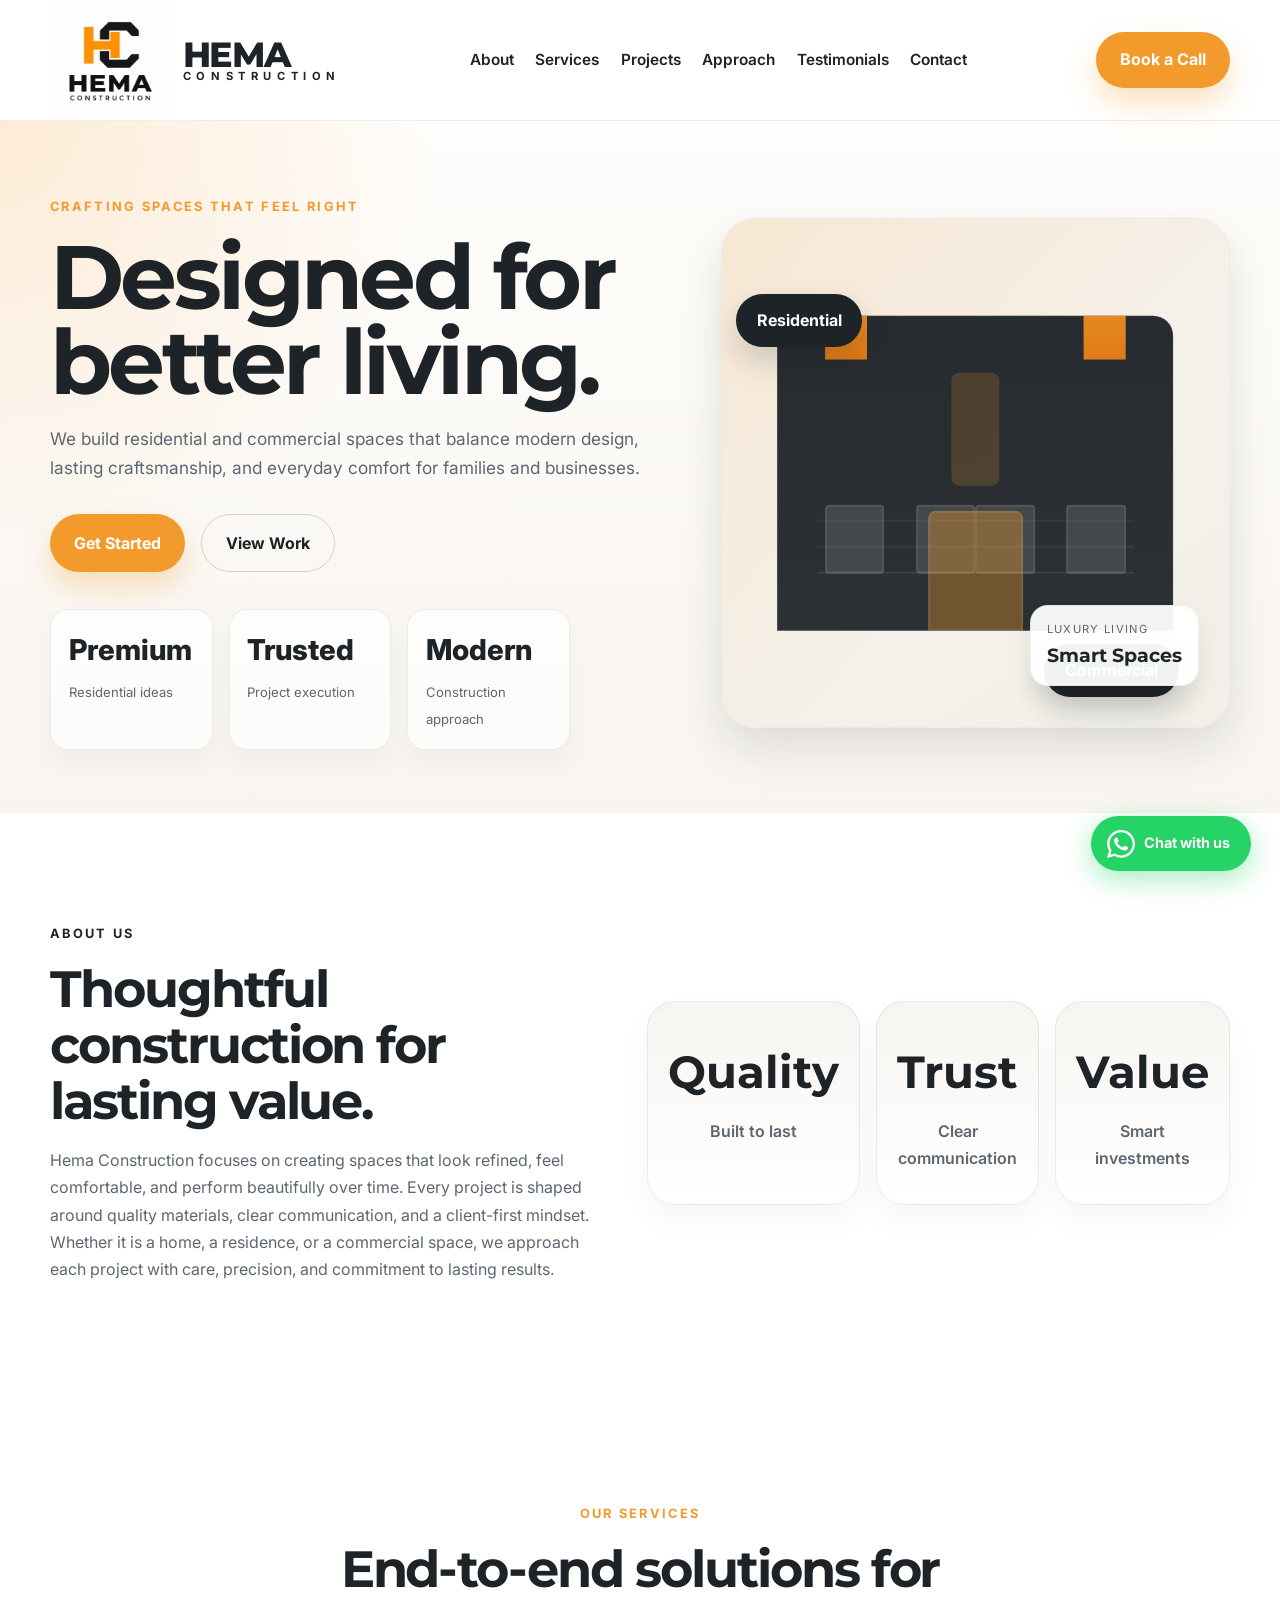
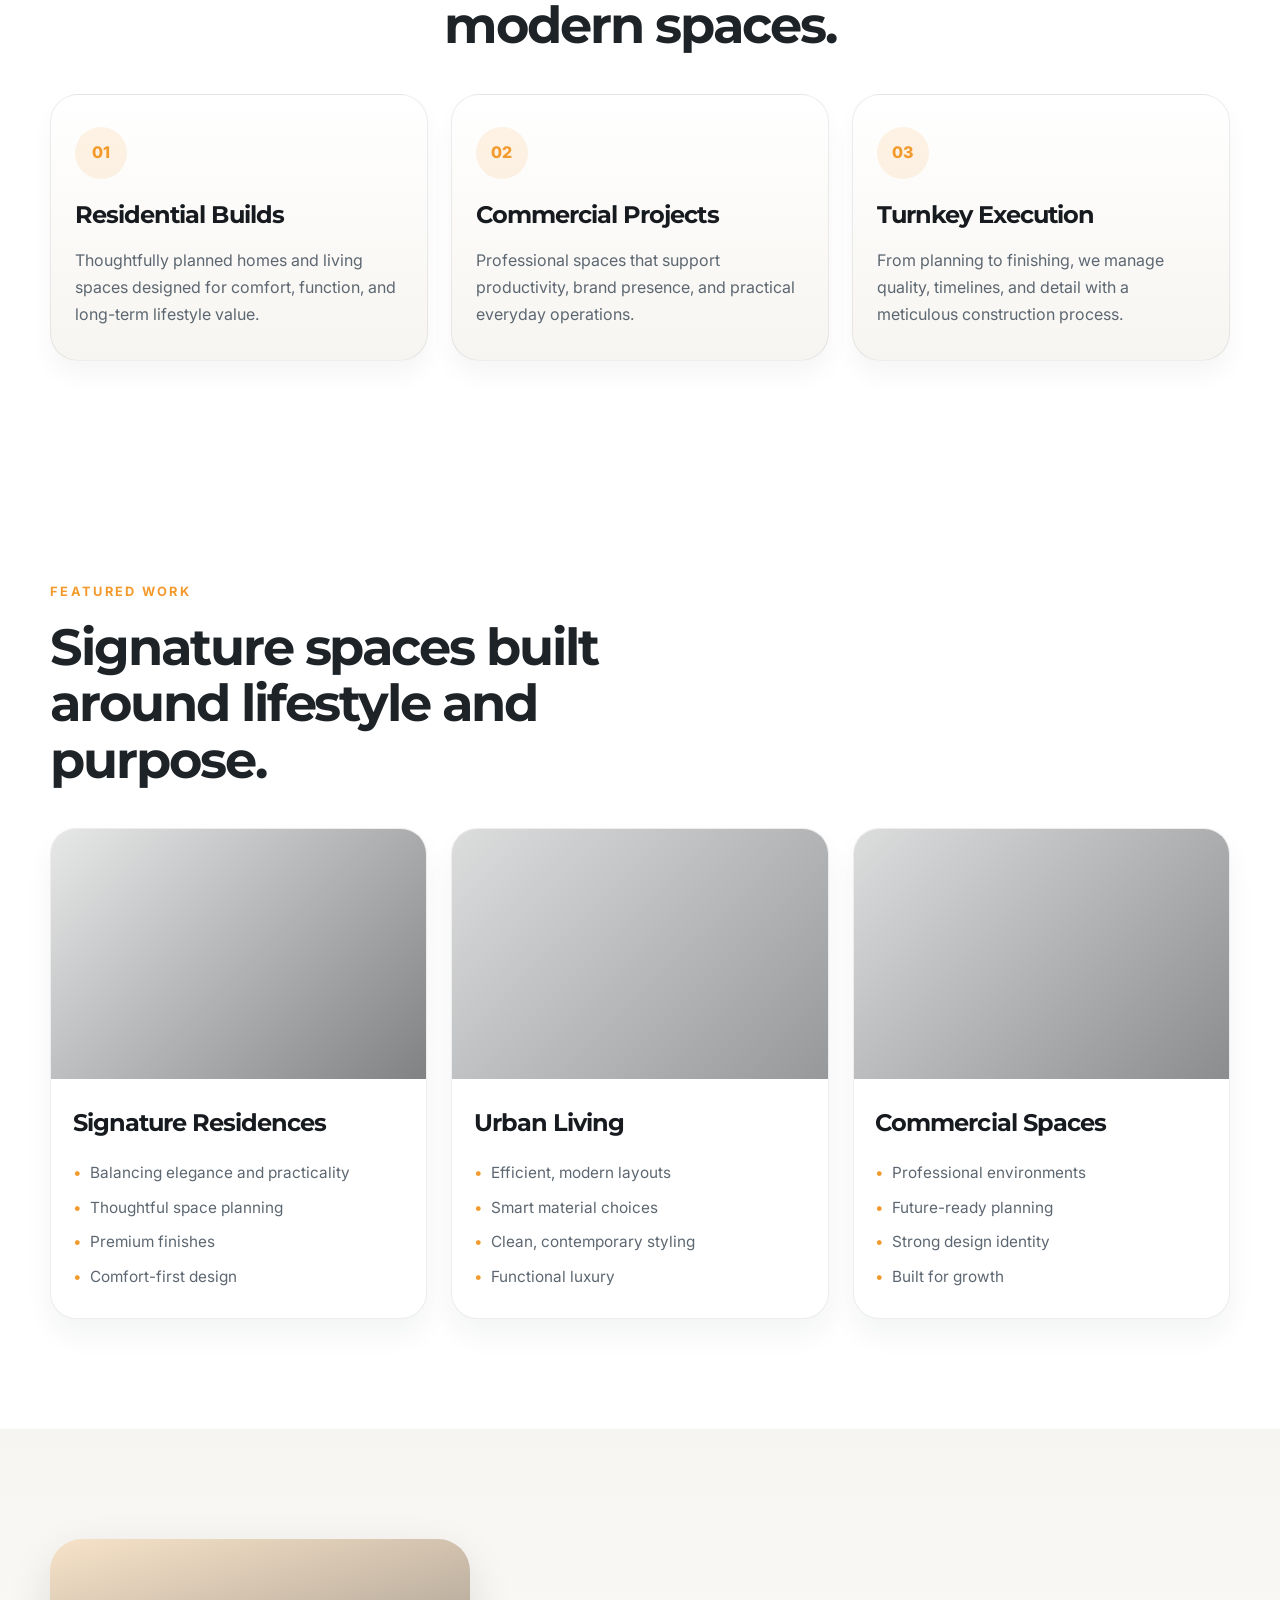
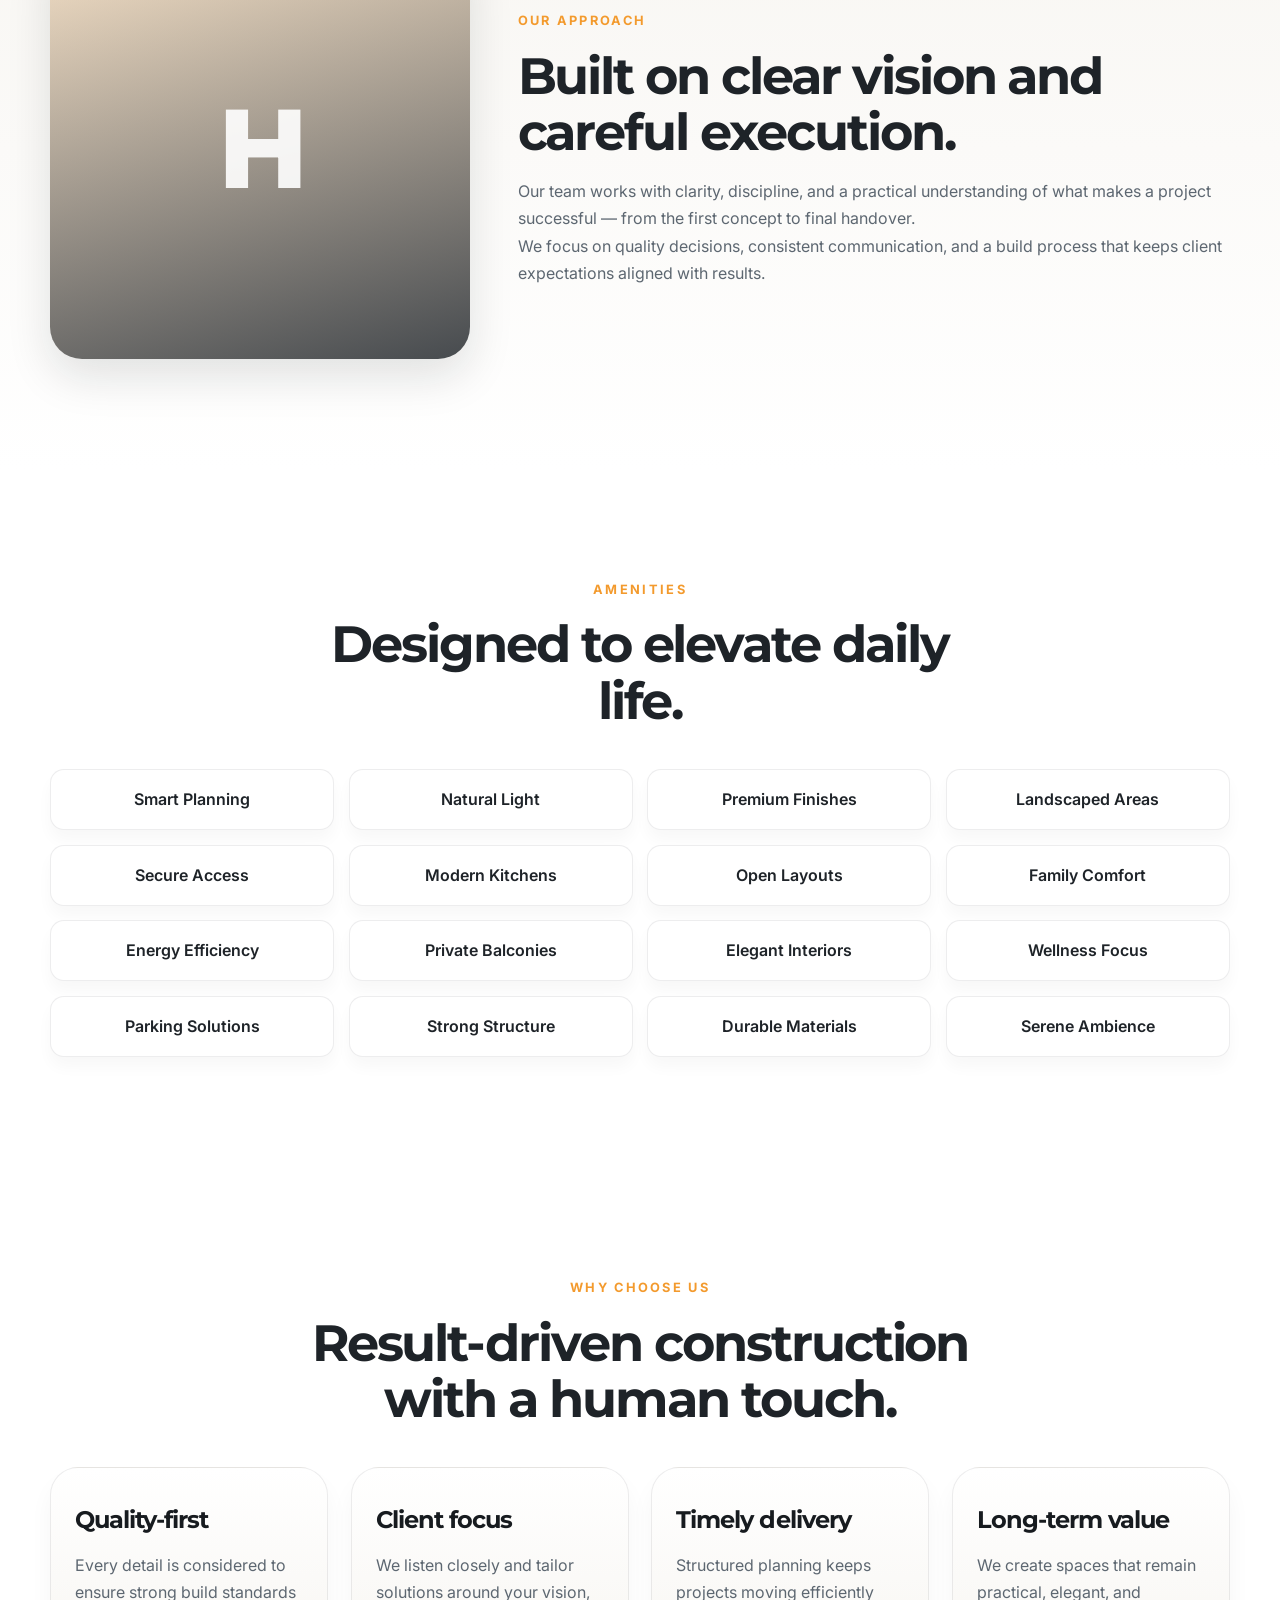
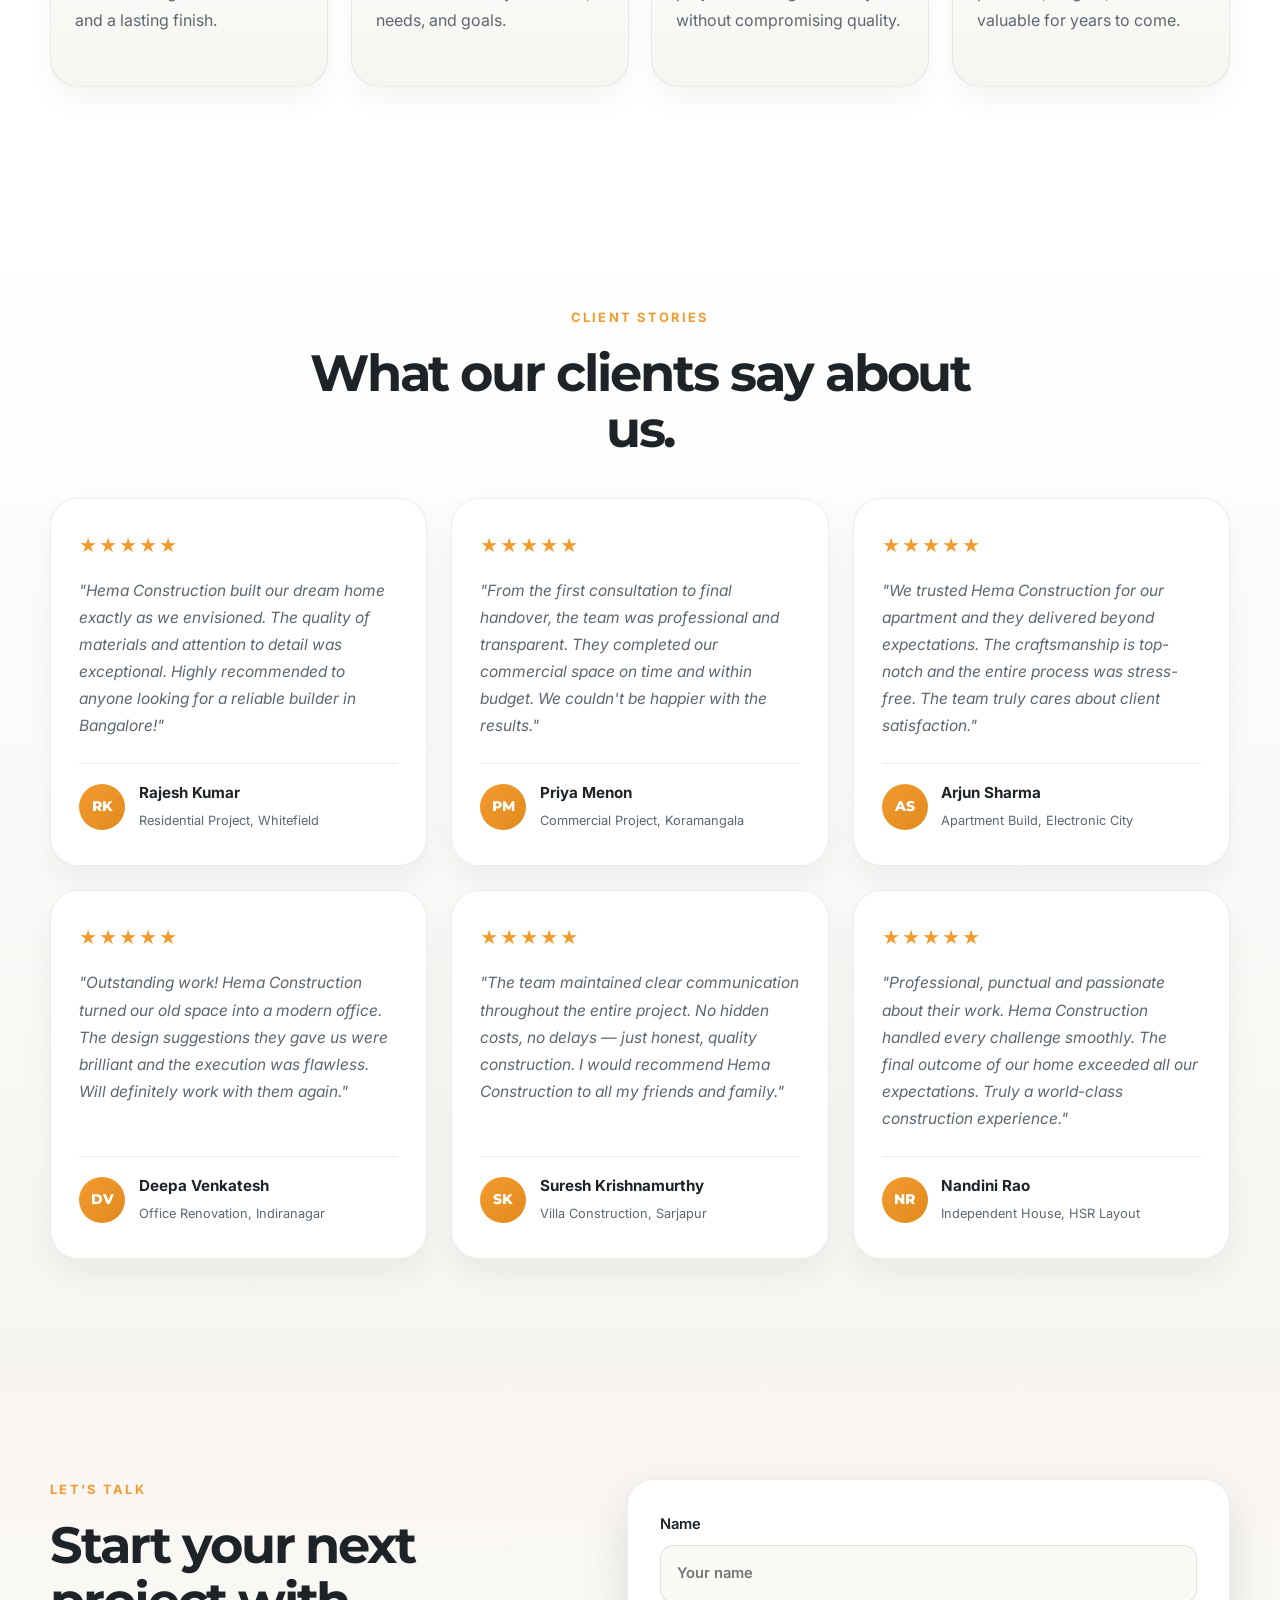
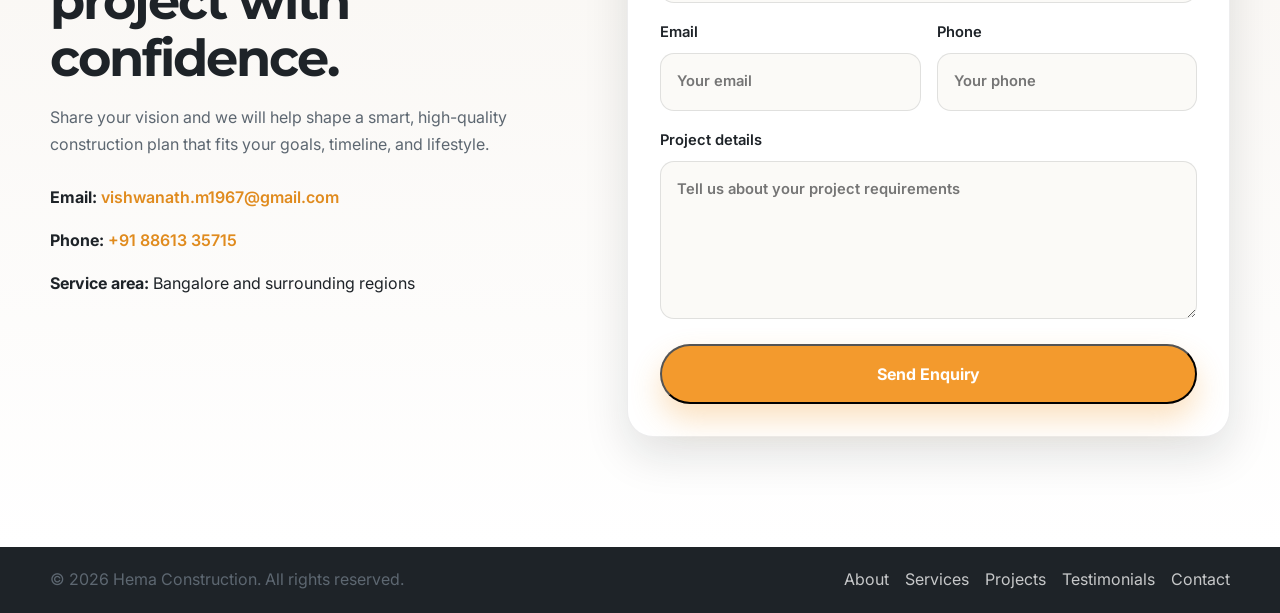
<file: index.html>
<!DOCTYPE html>
<html lang="en">
  <head>
    <meta charset="UTF-8" />
    <meta name="viewport" content="width=device-width, initial-scale=1.0" />
    <meta name="description" content="Hema Construction delivers premium residential and commercial spaces across Bangalore with quality, trust, and customer-first craftsmanship." />
    <meta name="keywords" content="Hema Construction, Bangalore construction, residential homes Bangalore, commercial spaces Bangalore, luxury homes Bangalore, construction company" />
    <meta name="author" content="Hema Construction" />
    <meta property="og:title" content="Hema Construction | Premium Homes &amp; Developments" />
    <meta property="og:description" content="Hema Construction delivers premium residential and commercial spaces across Bangalore with quality, trust, and customer-first craftsmanship." />
    <meta property="og:url" content="https://hemaconstructions.in" />
    <meta property="og:type" content="website" />
    <meta name="twitter:card" content="summary_large_image" />
    <title>Hema Construction | Premium Homes &amp; Developments</title>
    <link rel="icon" type="image/svg+xml" href="favicon.svg" />
    <link rel="preconnect" href="https://fonts.googleapis.com" />
    <link rel="preconnect" href="https://fonts.gstatic.com" crossorigin />
    <link href="https://fonts.googleapis.com/css2?family=Montserrat:wght@400;500;600;700;800;900&family=Inter:wght@400;500;600;700;800&display=swap" rel="stylesheet" />
    <link rel="stylesheet" href="styles.css" />
  </head>
  <body>
    <header class="site-header">
      <div class="container nav-wrap">
        <a href="#home" class="brand" aria-label="Hema Construction home">
          <img src="Assets/logo.jpeg" alt="Hema Construction logo" class="brand-logo" />
          <div class="brand-text">
            <span class="brand-name">HEMA</span>
            <span class="brand-tag">CONSTRUCTION</span>
          </div>
        </a>

        <button class="nav-toggle" aria-expanded="false" aria-label="Open menu">
          <span></span>
          <span></span>
          <span></span>
        </button>

        <nav class="main-nav" aria-label="Main navigation">
          <a href="#about">About</a>
          <a href="#services">Services</a>
          <a href="#projects">Projects</a>
          <a href="#approach">Approach</a>
          <a href="#testimonials">Testimonials</a>
          <a href="#contact">Contact</a>
        </nav>

        <a href="#contact" class="btn btn-primary nav-cta">Book a Call</a>
      </div>
    </header>

    <main>
      <!-- Hero -->
      <section class="hero" id="home">
        <div class="container hero-wrap">
          <div class="hero-copy">
            <p class="eyebrow">Crafting spaces that feel right</p>
            <h1>Designed for better living.</h1>
            <p class="lead">We build residential and commercial spaces that balance modern design, lasting craftsmanship, and everyday comfort for families and businesses.</p>
            <div class="cta-row">
              <a href="#contact" class="btn btn-primary">Get Started</a>
              <a href="#projects" class="btn btn-secondary">View Work</a>
            </div>
            <ul class="hero-stats" aria-label="Company highlights">
              <li><strong>Premium</strong><span>Residential ideas</span></li>
              <li><strong>Trusted</strong><span>Project execution</span></li>
              <li><strong>Modern</strong><span>Construction approach</span></li>
            </ul>
          </div>

          <div class="hero-visual" aria-label="Construction project concept illustration">
            <div class="visual-card main-card">
              <div class="building-graphic">
                <span class="roof"></span>
                <span class="window window-1"></span>
                <span class="window window-2"></span>
                <span class="window window-3"></span>
                <span class="window window-4"></span>
                <span class="door"></span>
              </div>
              <div class="floating-badge">
                <span class="badge-label">Luxury living</span>
                <strong>Smart Spaces</strong>
              </div>
            </div>
            <div class="mini-card mini-card-top">Residential</div>
            <div class="mini-card mini-card-bottom">Commercial</div>
          </div>
        </div>
      </section>

      <!-- About -->
      <section class="section about" id="about">
        <div class="container section-grid about-grid">
          <div class="section-copy">
            <p class="eyebrow text-dark">About us</p>
            <h2>Thoughtful construction for lasting value.</h2>
            <p>Hema Construction focuses on creating spaces that look refined, feel comfortable, and perform beautifully over time. Every project is shaped around quality materials, clear communication, and a client-first mindset.</p>
            <p>Whether it is a home, a residence, or a commercial space, we approach each project with care, precision, and commitment to lasting results.</p>
          </div>
          <div class="feature-panel">
            <div class="feature-box"><strong>Quality</strong><span>Built to last</span></div>
            <div class="feature-box"><strong>Trust</strong><span>Clear communication</span></div>
            <div class="feature-box"><strong>Value</strong><span>Smart investments</span></div>
          </div>
        </div>
      </section>

      <!-- Services -->
      <section class="section services" id="services">
        <div class="container">
          <div class="section-heading center">
            <p class="eyebrow">Our services</p>
            <h2>End-to-end solutions for modern spaces.</h2>
          </div>
          <div class="card-grid three-col">
            <article class="info-card">
              <div class="icon-wrap">01</div>
              <h3>Residential Builds</h3>
              <p>Thoughtfully planned homes and living spaces designed for comfort, function, and long-term lifestyle value.</p>
            </article>
            <article class="info-card">
              <div class="icon-wrap">02</div>
              <h3>Commercial Projects</h3>
              <p>Professional spaces that support productivity, brand presence, and practical everyday operations.</p>
            </article>
            <article class="info-card">
              <div class="icon-wrap">03</div>
              <h3>Turnkey Execution</h3>
              <p>From planning to finishing, we manage quality, timelines, and detail with a meticulous construction process.</p>
            </article>
          </div>
        </div>
      </section>

      <!-- Projects -->
      <section class="section projects" id="projects">
        <div class="container">
          <div class="section-heading">
            <p class="eyebrow">Featured work</p>
            <h2>Signature spaces built around lifestyle and purpose.</h2>
          </div>
          <div class="project-grid">
            <article class="project-card">
              <div class="project-image project-one"></div>
              <div class="project-body">
                <h3>Signature Residences</h3>
                <ul>
                  <li>Balancing elegance and practicality</li>
                  <li>Thoughtful space planning</li>
                  <li>Premium finishes</li>
                  <li>Comfort-first design</li>
                </ul>
              </div>
            </article>
            <article class="project-card">
              <div class="project-image project-two"></div>
              <div class="project-body">
                <h3>Urban Living</h3>
                <ul>
                  <li>Efficient, modern layouts</li>
                  <li>Smart material choices</li>
                  <li>Clean, contemporary styling</li>
                  <li>Functional luxury</li>
                </ul>
              </div>
            </article>
            <article class="project-card">
              <div class="project-image project-three"></div>
              <div class="project-body">
                <h3>Commercial Spaces</h3>
                <ul>
                  <li>Professional environments</li>
                  <li>Future-ready planning</li>
                  <li>Strong design identity</li>
                  <li>Built for growth</li>
                </ul>
              </div>
            </article>
          </div>
        </div>
      </section>

      <!-- Approach -->
      <section class="section founder" id="approach">
        <div class="container founder-wrap">
          <div class="founder-image">
            <div class="portrait"><span>H</span></div>
          </div>
          <div class="founder-copy">
            <p class="eyebrow">Our approach</p>
            <h2>Built on clear vision and careful execution.</h2>
            <p>Our team works with clarity, discipline, and a practical understanding of what makes a project successful — from the first concept to final handover.</p>
            <p>We focus on quality decisions, consistent communication, and a build process that keeps client expectations aligned with results.</p>
          </div>
        </div>
      </section>

      <!-- Amenities -->
      <section class="section amenities" id="amenities">
        <div class="container">
          <div class="section-heading center">
            <p class="eyebrow">Amenities</p>
            <h2>Designed to elevate daily life.</h2>
          </div>
          <div class="amenity-grid">
            <span>Smart Planning</span>
            <span>Natural Light</span>
            <span>Premium Finishes</span>
            <span>Landscaped Areas</span>
            <span>Secure Access</span>
            <span>Modern Kitchens</span>
            <span>Open Layouts</span>
            <span>Family Comfort</span>
            <span>Energy Efficiency</span>
            <span>Private Balconies</span>
            <span>Elegant Interiors</span>
            <span>Wellness Focus</span>
            <span>Parking Solutions</span>
            <span>Strong Structure</span>
            <span>Durable Materials</span>
            <span>Serene Ambience</span>
          </div>
        </div>
      </section>

      <!-- Why Choose Us -->
      <section class="section mission">
        <div class="container">
          <div class="section-heading center">
            <p class="eyebrow">Why choose us</p>
            <h2>Result-driven construction with a human touch.</h2>
          </div>
          <div class="card-grid four-col">
            <article class="info-card mission-card">
              <h3>Quality-first</h3>
              <p>Every detail is considered to ensure strong build standards and a lasting finish.</p>
            </article>
            <article class="info-card mission-card">
              <h3>Client focus</h3>
              <p>We listen closely and tailor solutions around your vision, needs, and goals.</p>
            </article>
            <article class="info-card mission-card">
              <h3>Timely delivery</h3>
              <p>Structured planning keeps projects moving efficiently without compromising quality.</p>
            </article>
            <article class="info-card mission-card">
              <h3>Long-term value</h3>
              <p>We create spaces that remain practical, elegant, and valuable for years to come.</p>
            </article>
          </div>
        </div>
      </section>

      <!-- Testimonials -->
      <section class="section testimonials" id="testimonials">
        <div class="container">
          <div class="section-heading center">
            <p class="eyebrow">Client Stories</p>
            <h2>What our clients say about us.</h2>
          </div>
          <div class="testimonial-grid">

            <article class="testimonial-card">
              <div class="stars">★★★★★</div>
              <p class="testimonial-text">"Hema Construction built our dream home exactly as we envisioned. The quality of materials and attention to detail was exceptional. Highly recommended to anyone looking for a reliable builder in Bangalore!"</p>
              <div class="testimonial-author">
                <div class="author-avatar">RK</div>
                <div>
                  <strong>Rajesh Kumar</strong>
                  <span>Residential Project, Whitefield</span>
                </div>
              </div>
            </article>

            <article class="testimonial-card">
              <div class="stars">★★★★★</div>
              <p class="testimonial-text">"From the first consultation to final handover, the team was professional and transparent. They completed our commercial space on time and within budget. We couldn't be happier with the results."</p>
              <div class="testimonial-author">
                <div class="author-avatar">PM</div>
                <div>
                  <strong>Priya Menon</strong>
                  <span>Commercial Project, Koramangala</span>
                </div>
              </div>
            </article>

            <article class="testimonial-card">
              <div class="stars">★★★★★</div>
              <p class="testimonial-text">"We trusted Hema Construction for our apartment and they delivered beyond expectations. The craftsmanship is top-notch and the entire process was stress-free. The team truly cares about client satisfaction."</p>
              <div class="testimonial-author">
                <div class="author-avatar">AS</div>
                <div>
                  <strong>Arjun Sharma</strong>
                  <span>Apartment Build, Electronic City</span>
                </div>
              </div>
            </article>

            <article class="testimonial-card">
              <div class="stars">★★★★★</div>
              <p class="testimonial-text">"Outstanding work! Hema Construction turned our old space into a modern office. The design suggestions they gave us were brilliant and the execution was flawless. Will definitely work with them again."</p>
              <div class="testimonial-author">
                <div class="author-avatar">DV</div>
                <div>
                  <strong>Deepa Venkatesh</strong>
                  <span>Office Renovation, Indiranagar</span>
                </div>
              </div>
            </article>

            <article class="testimonial-card">
              <div class="stars">★★★★★</div>
              <p class="testimonial-text">"The team maintained clear communication throughout the entire project. No hidden costs, no delays — just honest, quality construction. I would recommend Hema Construction to all my friends and family."</p>
              <div class="testimonial-author">
                <div class="author-avatar">SK</div>
                <div>
                  <strong>Suresh Krishnamurthy</strong>
                  <span>Villa Construction, Sarjapur</span>
                </div>
              </div>
            </article>

            <article class="testimonial-card">
              <div class="stars">★★★★★</div>
              <p class="testimonial-text">"Professional, punctual and passionate about their work. Hema Construction handled every challenge smoothly. The final outcome of our home exceeded all our expectations. Truly a world-class construction experience."</p>
              <div class="testimonial-author">
                <div class="author-avatar">NR</div>
                <div>
                  <strong>Nandini Rao</strong>
                  <span>Independent House, HSR Layout</span>
                </div>
              </div>
            </article>

          </div>
        </div>
      </section>

      <!-- Contact -->
      <section class="section contact" id="contact">
        <div class="container contact-wrap">
          <div class="contact-copy">
            <p class="eyebrow">Let's talk</p>
            <h2>Start your next project with confidence.</h2>
            <p>Share your vision and we will help shape a smart, high-quality construction plan that fits your goals, timeline, and lifestyle.</p>
            <ul class="contact-list">
              <li><strong>Email:</strong> <a href="mailto:vishwanath.m1967@gmail.com">vishwanath.m1967@gmail.com</a></li>
              <li><strong>Phone:</strong> <a href="tel:+918861335715">+91 88613 35715</a></li>
              <li><strong>Service area:</strong> Bangalore and surrounding regions</li>
            </ul>
          </div>

          <form class="contact-form" action="https://formspree.io/f/YOUR_FORM_ID" method="POST">
            <div class="field-row">
              <label>
                <span>Name</span>
                <input type="text" name="name" placeholder="Your name" />
              </label>
            </div>
            <div class="field-row two-col">
              <label>
                <span>Email</span>
                <input type="email" name="email" placeholder="Your email" />
              </label>
              <label>
                <span>Phone</span>
                <input type="tel" name="phone" placeholder="Your phone" />
              </label>
            </div>
            <div class="field-row">
              <label>
                <span>Project details</span>
                <textarea name="message" rows="5" placeholder="Tell us about your project requirements"></textarea>
              </label>
            </div>
            <button type="submit" class="btn btn-primary full-width">Send Enquiry</button>
          </form>
        </div>
      </section>
    </main>

    <footer class="site-footer">
      <div class="container footer-wrap">
        <p>&copy; <span id="year"></span> Hema Construction. All rights reserved.</p>
        <div class="footer-links">
          <a href="#about">About</a>
          <a href="#services">Services</a>
          <a href="#projects">Projects</a>
          <a href="#testimonials">Testimonials</a>
          <a href="#contact">Contact</a>
        </div>
      </div>
    </footer>

    <!-- WhatsApp Floating Button -->
    <a href="https://wa.me/918861335715?text=Hi%2C%20I%27m%20interested%20in%20your%20construction%20services." class="whatsapp-fab" target="_blank" rel="noopener noreferrer" aria-label="Chat on WhatsApp">
      <svg xmlns="http://www.w3.org/2000/svg" width="28" height="28" viewBox="0 0 24 24" fill="currentColor">
        <path d="M17.472 14.382c-.297-.149-1.758-.867-2.03-.967-.273-.099-.471-.148-.67.15-.197.297-.767.966-.94 1.164-.173.199-.347.223-.644.075-.297-.15-1.255-.463-2.39-1.475-.883-.788-1.48-1.761-1.653-2.059-.173-.297-.018-.458.13-.606.134-.133.298-.347.446-.52.149-.174.198-.298.298-.497.099-.198.05-.371-.025-.52-.075-.149-.669-1.612-.916-2.207-.242-.579-.487-.5-.669-.51-.173-.008-.371-.01-.57-.01-.198 0-.52.074-.792.372-.272.297-1.04 1.016-1.04 2.479 0 1.462 1.065 2.875 1.213 3.074.149.198 2.096 3.2 5.077 4.487.709.306 1.262.489 1.694.625.712.227 1.36.195 1.871.118.571-.085 1.758-.719 2.006-1.413.248-.694.248-1.289.173-1.413-.074-.124-.272-.198-.57-.347m-5.421 7.403h-.004a9.87 9.87 0 01-5.031-1.378l-.361-.214-3.741.982.998-3.648-.235-.374a9.86 9.86 0 01-1.51-5.26c.001-5.45 4.436-9.884 9.888-9.884 2.64 0 5.122 1.03 6.988 2.898a9.825 9.825 0 012.893 6.994c-.003 5.45-4.437 9.884-9.885 9.884m8.413-18.297A11.815 11.815 0 0012.05 0C5.495 0 .16 5.335.157 11.892c0 2.096.547 4.142 1.588 5.945L.057 24l6.305-1.654a11.882 11.882 0 005.683 1.448h.005c6.554 0 11.89-5.335 11.893-11.893a11.821 11.821 0 00-3.48-8.413z"/>
      </svg>
      <span>Chat with us</span>
    </a>

    <script src="script.js"></script>
  </body>
</html>
</file>
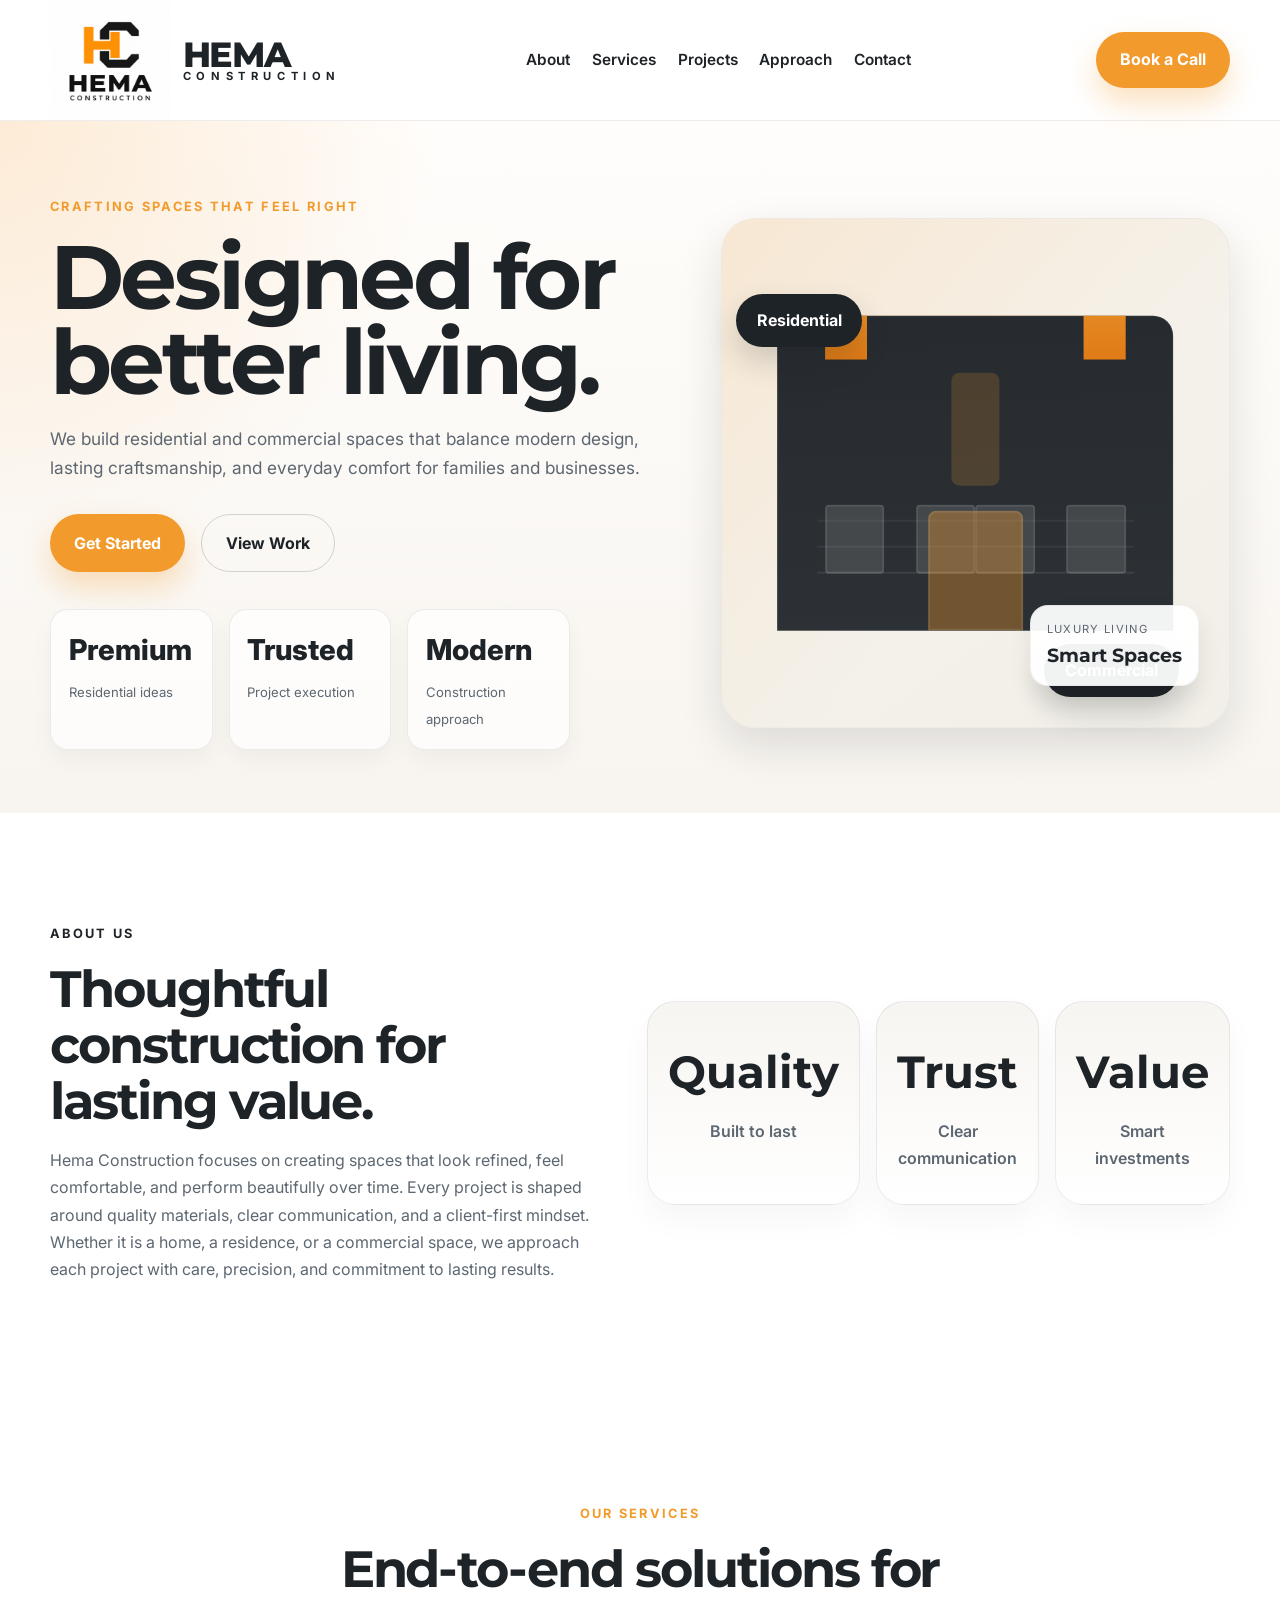
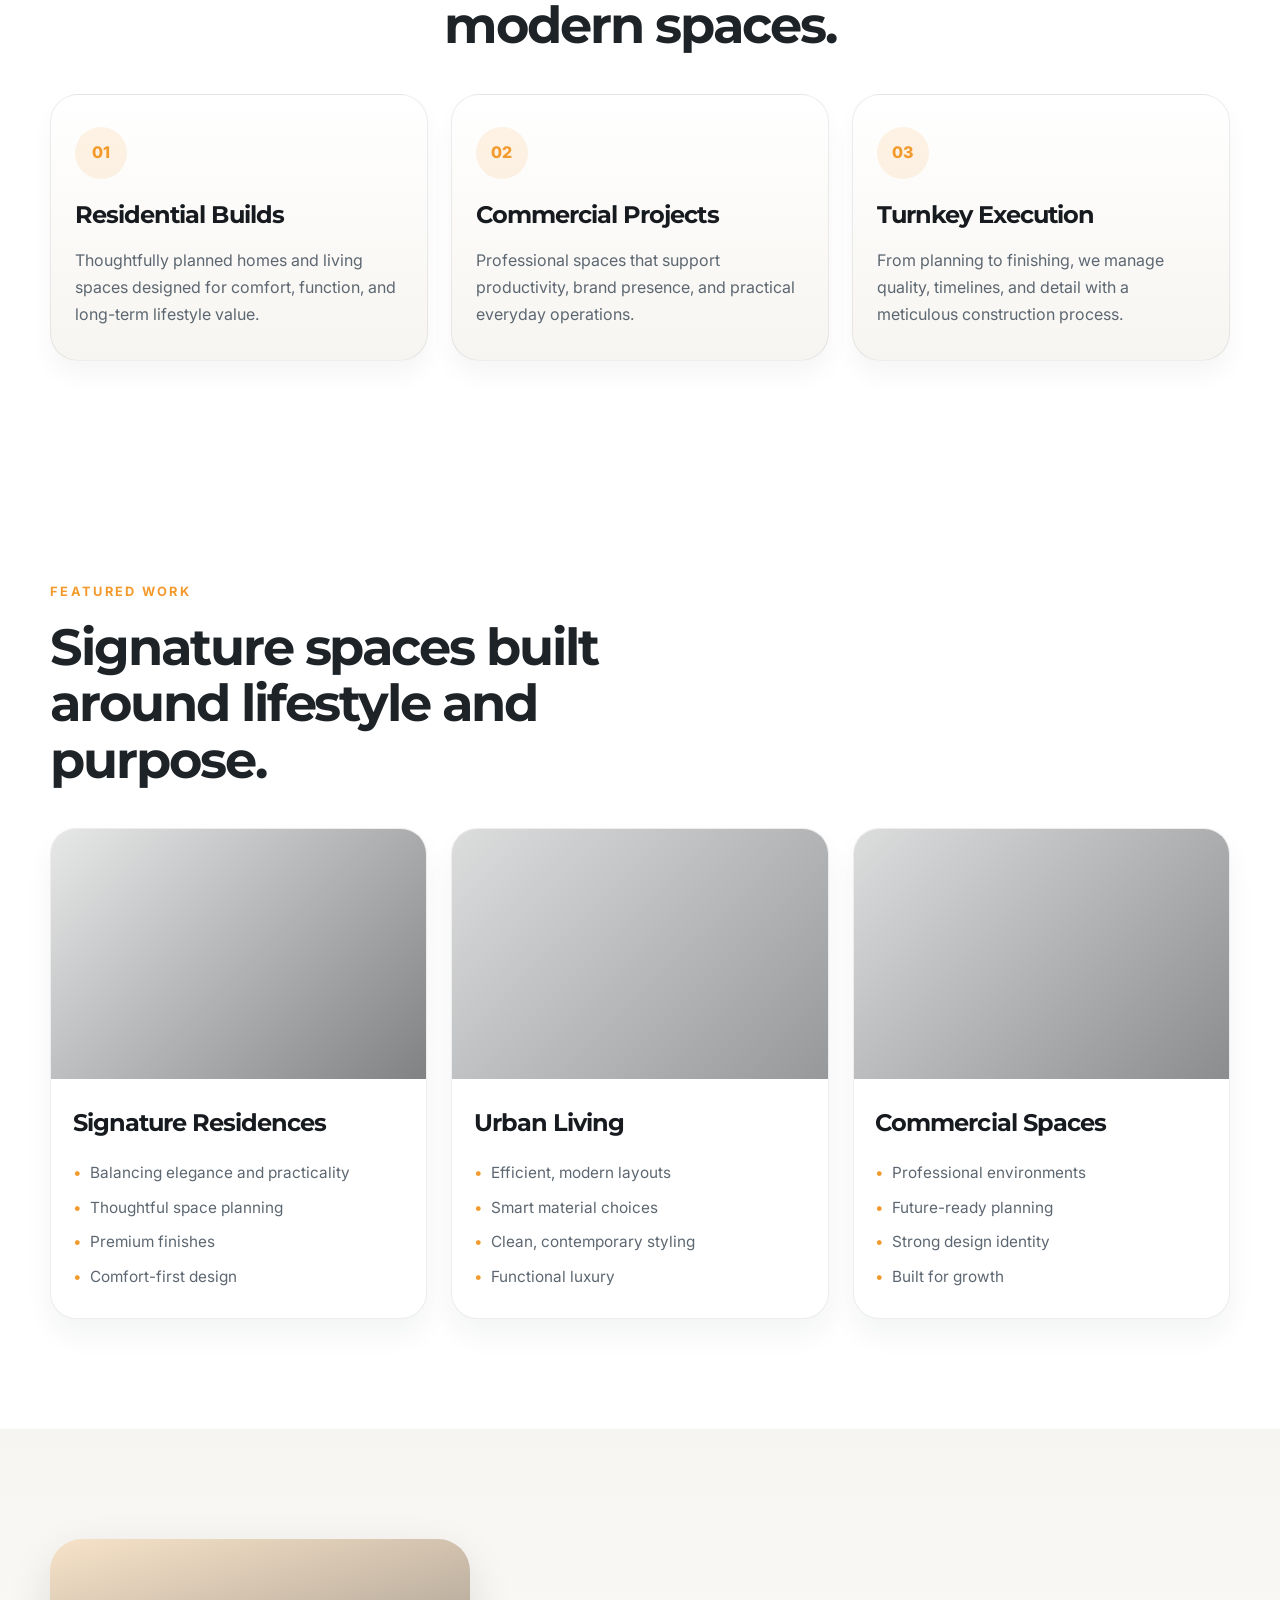
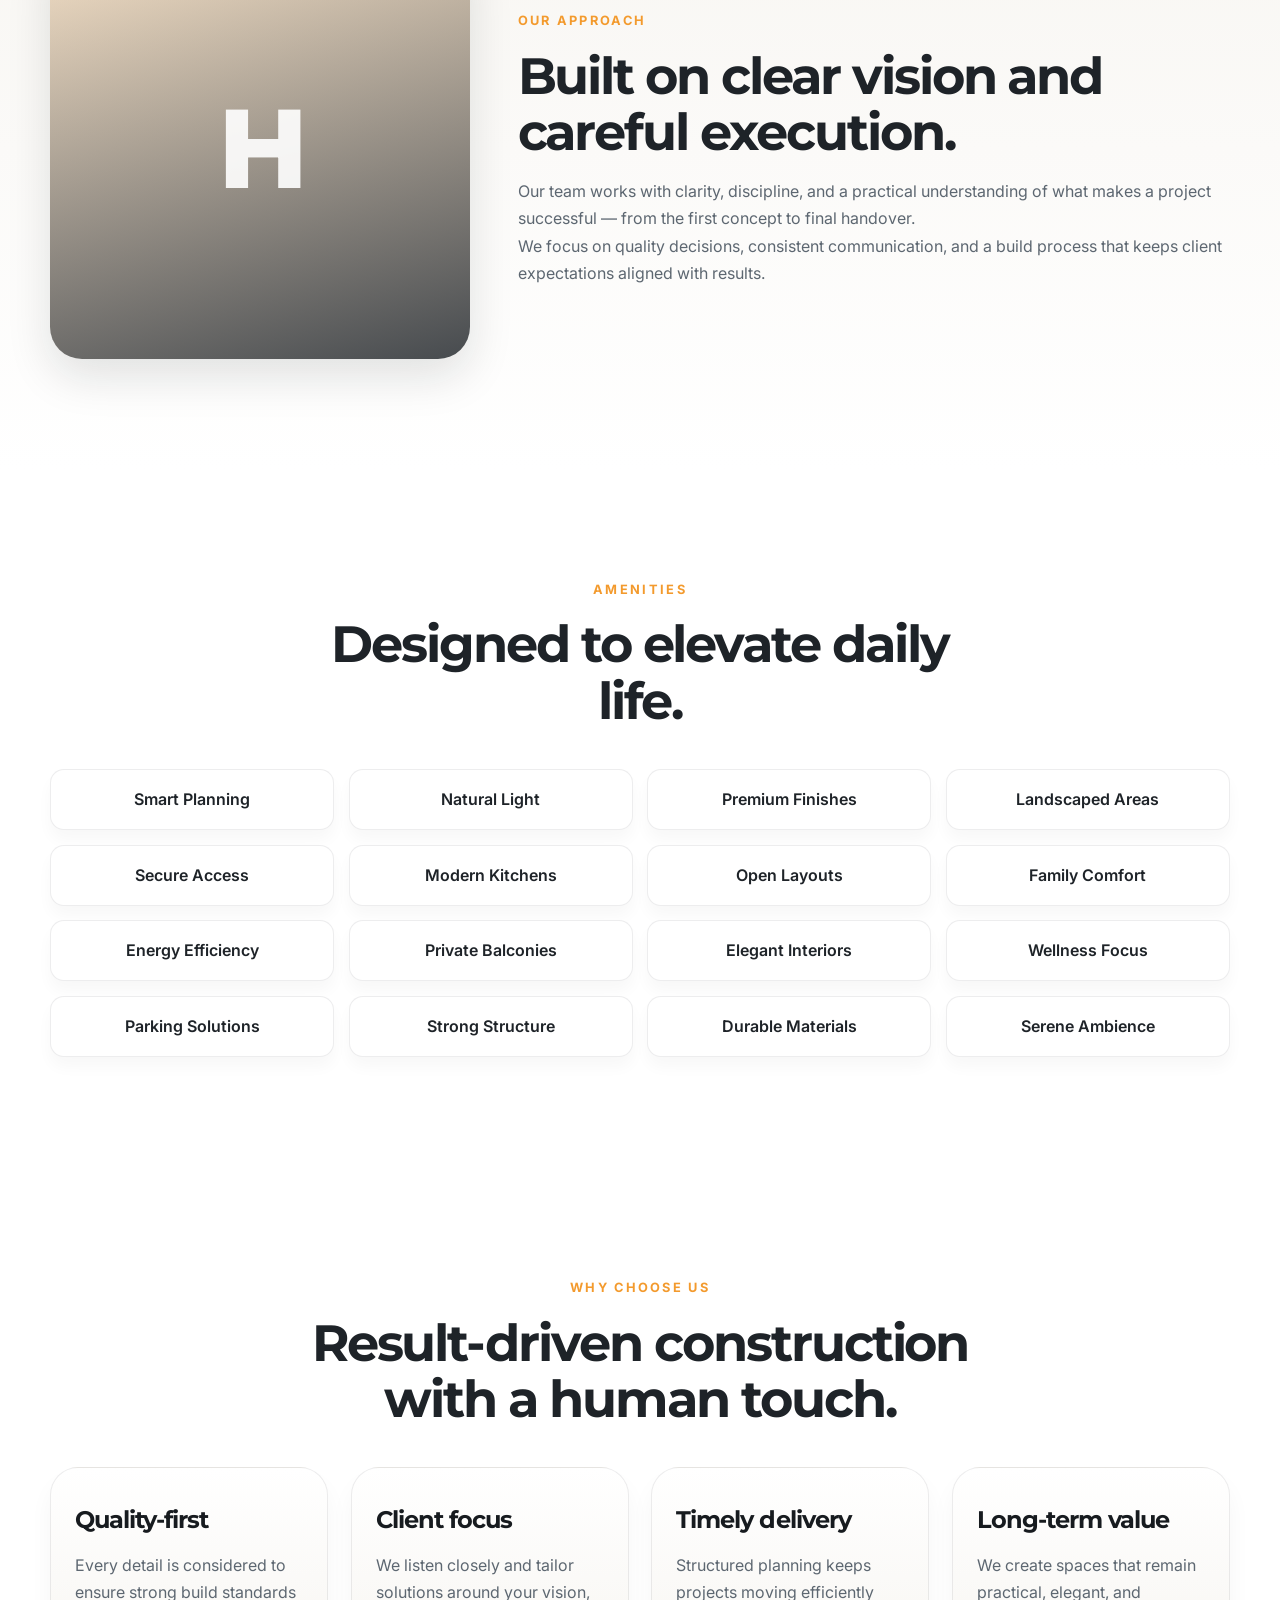
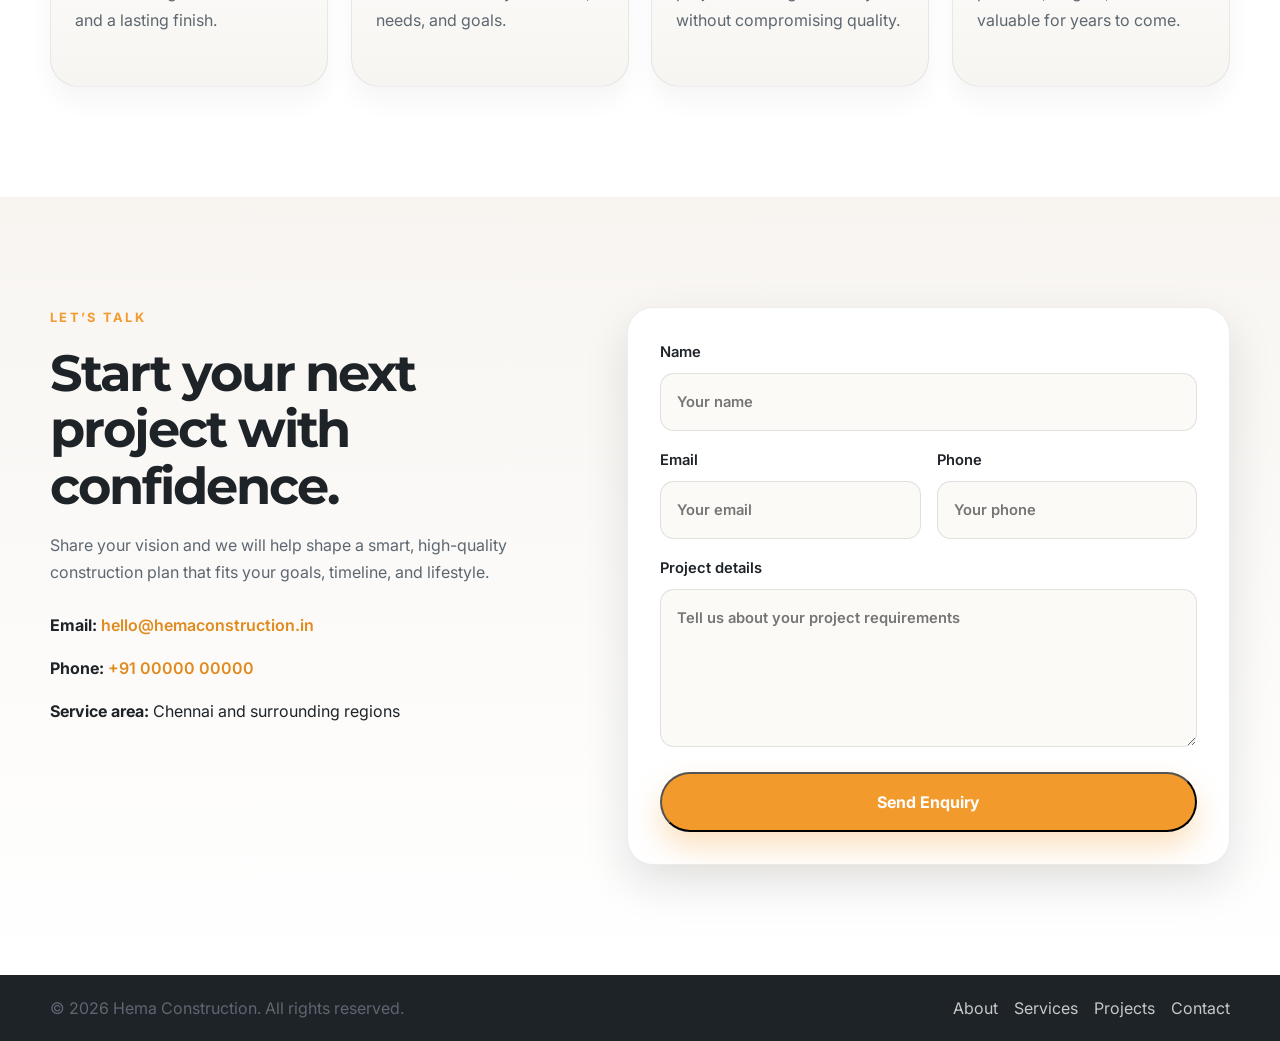
<file: Hema Constructions/index.html>
<!DOCTYPE html>
<html lang="en">
  <head>
    <meta charset="UTF-8" />
    <meta name="viewport" content="width=device-width, initial-scale=1.0" />
    <meta
      name="description"
      content="Hema Construction delivers premium residential and commercial spaces across Chennai with quality, trust, and customer-first craftsmanship."
    />
    <title>Hema Construction | Premium Homes & Developments</title>
    <link rel="preconnect" href="https://fonts.googleapis.com" />
    <link rel="preconnect" href="https://fonts.gstatic.com" crossorigin />
    <link
      href="https://fonts.googleapis.com/css2?family=Montserrat:wght@400;500;600;700;800;900&family=Inter:wght@400;500;600;700;800&display=swap"
      rel="stylesheet"
    />
    <link rel="stylesheet" href="styles.css" />
  </head>
  <body>
    <header class="site-header">
      <div class="container nav-wrap">
        <a href="#home" class="brand" aria-label="Hema Construction home">
          <img
            src="Assets/WhatsApp%20Image%202026-11-02%20at%2011.16.14%20PM.jpeg"
            alt="Hema Construction logo"
            class="brand-logo"
          />
          <div class="brand-text">
            <span class="brand-name">HEMA</span>
            <span class="brand-tag">CONSTRUCTION</span>
          </div>
        </a>

        <button class="nav-toggle" aria-expanded="false" aria-label="Open menu">
          <span></span>
          <span></span>
          <span></span>
        </button>

        <nav class="main-nav" aria-label="Main navigation">
          <a href="#about">About</a>
          <a href="#services">Services</a>
          <a href="#projects">Projects</a>
          <a href="#approach">Approach</a>
          <a href="#contact">Contact</a>
        </nav>

        <a href="#contact" class="btn btn-primary nav-cta">Book a Call</a>
      </div>
    </header>

    <main>
      <section class="hero" id="home">
        <div class="container hero-wrap">
          <div class="hero-copy">
            <p class="eyebrow">Crafting spaces that feel right</p>
            <h1>Designed for better living.</h1>
            <p class="lead">
              We build residential and commercial spaces that balance modern design,
              lasting craftsmanship, and everyday comfort for families and businesses.
            </p>
            <div class="cta-row">
              <a href="#contact" class="btn btn-primary">Get Started</a>
              <a href="#projects" class="btn btn-secondary">View Work</a>
            </div>

            <ul class="hero-stats" aria-label="Company highlights">
              <li>
                <strong>Premium</strong>
                <span>Residential ideas</span>
              </li>
              <li>
                <strong>Trusted</strong>
                <span>Project execution</span>
              </li>
              <li>
                <strong>Modern</strong>
                <span>Construction approach</span>
              </li>
            </ul>
          </div>

          <div class="hero-visual" aria-label="Construction project concept illustration">
            <div class="visual-card main-card">
              <div class="building-graphic">
                <span class="roof"></span>
                <span class="window window-1"></span>
                <span class="window window-2"></span>
                <span class="window window-3"></span>
                <span class="window window-4"></span>
                <span class="door"></span>
              </div>
              <div class="floating-badge">
                <span class="badge-label">Luxury living</span>
                <strong>Smart Spaces</strong>
              </div>
            </div>
            <div class="mini-card mini-card-top">Residential</div>
            <div class="mini-card mini-card-bottom">Commercial</div>
          </div>
        </div>
      </section>

      <section class="section about" id="about">
        <div class="container section-grid about-grid">
          <div class="section-copy">
            <p class="eyebrow text-dark">About us</p>
            <h2>Thoughtful construction for lasting value.</h2>
            <p>
              Hema Construction focuses on creating spaces that look refined, feel
              comfortable, and perform beautifully over time. Every project is shaped
              around quality materials, clear communication, and a client-first mindset.
            </p>
            <p>
              Whether it is a home, a residence, or a commercial space, we approach each
              project with care, precision, and commitment to lasting results.
            </p>
          </div>

          <div class="feature-panel">
            <div class="feature-box">
              <strong>Quality</strong>
              <span>Built to last</span>
            </div>
            <div class="feature-box">
              <strong>Trust</strong>
              <span>Clear communication</span>
            </div>
            <div class="feature-box">
              <strong>Value</strong>
              <span>Smart investments</span>
            </div>
          </div>
        </div>
      </section>

      <section class="section services" id="services">
        <div class="container">
          <div class="section-heading center">
            <p class="eyebrow">Our services</p>
            <h2>End-to-end solutions for modern spaces.</h2>
          </div>

          <div class="card-grid three-col">
            <article class="info-card">
              <div class="icon-wrap">01</div>
              <h3>Residential Builds</h3>
              <p>
                Thoughtfully planned homes and living spaces designed for comfort,
                function, and long-term lifestyle value.
              </p>
            </article>

            <article class="info-card">
              <div class="icon-wrap">02</div>
              <h3>Commercial Projects</h3>
              <p>
                Professional spaces that support productivity, brand presence, and
                practical everyday operations.
              </p>
            </article>

            <article class="info-card">
              <div class="icon-wrap">03</div>
              <h3>Turnkey Execution</h3>
              <p>
                From planning to finishing, we manage quality, timelines, and detail with
                a meticulous construction process.
              </p>
            </article>
          </div>
        </div>
      </section>

      <section class="section projects" id="projects">
        <div class="container">
          <div class="section-heading">
            <p class="eyebrow">Featured work</p>
            <h2>Signature spaces built around lifestyle and purpose.</h2>
          </div>

          <div class="project-grid">
            <article class="project-card">
              <div class="project-image project-one"></div>
              <div class="project-body">
                <h3>Signature Residences</h3>
                <ul>
                  <li>Balancing elegance and practicality</li>
                  <li>Thoughtful space planning</li>
                  <li>Premium finishes</li>
                  <li>Comfort-first design</li>
                </ul>
              </div>
            </article>

            <article class="project-card">
              <div class="project-image project-two"></div>
              <div class="project-body">
                <h3>Urban Living</h3>
                <ul>
                  <li>Efficient, modern layouts</li>
                  <li>Smart material choices</li>
                  <li>Clean, contemporary styling</li>
                  <li>Functional luxury</li>
                </ul>
              </div>
            </article>

            <article class="project-card">
              <div class="project-image project-three"></div>
              <div class="project-body">
                <h3>Commercial Spaces</h3>
                <ul>
                  <li>Professional environments</li>
                  <li>Future-ready planning</li>
                  <li>Strong design identity</li>
                  <li>Built for growth</li>
                </ul>
              </div>
            </article>
          </div>
        </div>
      </section>

      <section class="section founder" id="approach">
        <div class="container founder-wrap">
          <div class="founder-image">
            <div class="portrait">
              <span>H</span>
            </div>
          </div>

          <div class="founder-copy">
            <p class="eyebrow">Our approach</p>
            <h2>Built on clear vision and careful execution.</h2>
            <p>
              Our team works with clarity, discipline, and a practical understanding of
              what makes a project successful — from the first concept to final handover.
            </p>
            <p>
              We focus on quality decisions, consistent communication, and a build process
              that keeps client expectations aligned with results.
            </p>
          </div>
        </div>
      </section>

      <section class="section amenities" id="amenities">
        <div class="container">
          <div class="section-heading center">
            <p class="eyebrow">Amenities</p>
            <h2>Designed to elevate daily life.</h2>
          </div>

          <div class="amenity-grid">
            <span>Smart Planning</span>
            <span>Natural Light</span>
            <span>Premium Finishes</span>
            <span>Landscaped Areas</span>
            <span>Secure Access</span>
            <span>Modern Kitchens</span>
            <span>Open Layouts</span>
            <span>Family Comfort</span>
            <span>Energy Efficiency</span>
            <span>Private Balconies</span>
            <span>Elegant Interiors</span>
            <span>Wellness Focus</span>
            <span>Parking Solutions</span>
            <span>Strong Structure</span>
            <span>Durable Materials</span>
            <span>Serene Ambience</span>
          </div>
        </div>
      </section>

      <section class="section mission">
        <div class="container">
          <div class="section-heading center">
            <p class="eyebrow">Why choose us</p>
            <h2>Result-driven construction with a human touch.</h2>
          </div>

          <div class="card-grid four-col">
            <article class="info-card mission-card">
              <h3>Quality-first</h3>
              <p>
                Every detail is considered to ensure strong build standards and a lasting finish.
              </p>
            </article>
            <article class="info-card mission-card">
              <h3>Client focus</h3>
              <p>
                We listen closely and tailor solutions around your vision, needs, and goals.
              </p>
            </article>
            <article class="info-card mission-card">
              <h3>Timely delivery</h3>
              <p>
                Structured planning keeps projects moving efficiently without compromising quality.
              </p>
            </article>
            <article class="info-card mission-card">
              <h3>Long-term value</h3>
              <p>
                We create spaces that remain practical, elegant, and valuable for years to come.
              </p>
            </article>
          </div>
        </div>
      </section>

      <section class="section contact" id="contact">
        <div class="container contact-wrap">
          <div class="contact-copy">
            <p class="eyebrow">Let’s talk</p>
            <h2>Start your next project with confidence.</h2>
            <p>
              Share your vision and we will help shape a smart, high-quality construction
              plan that fits your goals, timeline, and lifestyle.
            </p>
            <ul class="contact-list">
              <li><strong>Email:</strong> <a href="mailto:hello@hemaconstruction.in">hello@hemaconstruction.in</a></li>
              <li><strong>Phone:</strong> <a href="tel:+910000000000">+91 00000 00000</a></li>
              <li><strong>Service area:</strong> Chennai and surrounding regions</li>
            </ul>
          </div>

          <form class="contact-form">
            <div class="field-row">
              <label>
                <span>Name</span>
                <input type="text" name="name" placeholder="Your name" />
              </label>
            </div>
            <div class="field-row two-col">
              <label>
                <span>Email</span>
                <input type="email" name="email" placeholder="Your email" />
              </label>
              <label>
                <span>Phone</span>
                <input type="tel" name="phone" placeholder="Your phone" />
              </label>
            </div>
            <div class="field-row">
              <label>
                <span>Project details</span>
                <textarea name="message" rows="5" placeholder="Tell us about your project requirements"></textarea>
              </label>
            </div>
            <button type="submit" class="btn btn-primary full-width">Send Enquiry</button>
          </form>
        </div>
      </section>
    </main>

    <footer class="site-footer">
      <div class="container footer-wrap">
        <p>© <span id="year"></span> Hema Construction. All rights reserved.</p>
        <div class="footer-links">
          <a href="#about">About</a>
          <a href="#services">Services</a>
          <a href="#projects">Projects</a>
          <a href="#contact">Contact</a>
        </div>
      </div>
    </footer>

    <script src="script.js"></script>
  </body>
</html>
</file>
<file: styles.css>
:root {
  --brand-orange: #f39a2d;
  --brand-orange-deep: #e08b1e;
  --brand-charcoal: #1e2328;
  --brand-charcoal-soft: #2b3035;
  --text-dark: #171b1f;
  --text-light: #ffffff;
  --muted: #5d6771;
  --surface: #f7f5f1;
  --surface-soft: #f0efe9;
  --line: rgba(30, 35, 40, 0.08);
  --shadow: 0 18px 45px rgba(20, 23, 27, 0.12);
  --radius-lg: 28px;
  --radius-md: 18px;
  --radius-sm: 12px;
  --container: 1180px;
}

* {
  box-sizing: border-box;
  margin: 0;
  padding: 0;
}

html {
  scroll-behavior: smooth;
}

body {
  font-family: "Inter", sans-serif;
  color: var(--text-dark);
  background: #ffffff;
  line-height: 1.7;
  overflow-x: hidden;
}

a {
  color: inherit;
  text-decoration: none;
}

img {
  max-width: 100%;
  display: block;
}

button,
input,
textarea {
  font: inherit;
}

.container {
  width: min(var(--container), calc(100% - 2rem));
  margin: 0 auto;
}

.section {
  padding: 110px 0;
}

.eyebrow {
  font-size: 0.8rem;
  font-weight: 700;
  letter-spacing: 0.18em;
  text-transform: uppercase;
  color: var(--brand-orange);
  margin-bottom: 1rem;
}

.text-dark {
  color: var(--brand-charcoal);
}

h1,
h2,
h3,
.brand-name {
  font-family: "Montserrat", sans-serif;
  letter-spacing: -0.04em;
}

h1 {
  font-size: clamp(3.1rem, 7vw, 6rem);
  line-height: 0.95;
  margin-bottom: 1.2rem;
  color: var(--brand-charcoal);
}

h2 {
  font-size: clamp(2.1rem, 4vw, 3.4rem);
  line-height: 1.1;
  margin-bottom: 1.1rem;
  color: var(--brand-charcoal);
}

h3 {
  font-size: 1.5rem;
  margin-bottom: 0.7rem;
}

p {
  color: var(--muted);
}

.site-header {
  position: sticky;
  top: 0;
  z-index: 100;
  background: rgba(255, 255, 255, 0.9);
  backdrop-filter: blur(14px);
  border-bottom: 1px solid var(--line);
}

.nav-wrap {
  display: flex;
  align-items: center;
  justify-content: space-between;
  min-height: 92px;
  gap: 1.25rem;
}

.brand {
  display: inline-flex;
  align-items: center;
  gap: 0.8rem;
}

.brand-logo {
  width: 120px;
  height: auto;
  object-fit: contain;
}

.brand-text {
  display: flex;
  flex-direction: column;
  line-height: 0.9;
}

.brand-name {
  font-size: 2.2rem;
  font-weight: 800;
  color: var(--brand-charcoal);
}

.brand-tag {
  font-size: 0.7rem;
  letter-spacing: 0.35rem;
  color: var(--brand-charcoal);
  font-weight: 700;
}

.main-nav {
  display: flex;
  align-items: center;
  gap: 1.35rem;
  font-size: 0.96rem;
  font-weight: 600;
  color: var(--brand-charcoal);
}

.main-nav a {
  position: relative;
}

.main-nav a::after {
  content: "";
  position: absolute;
  left: 0;
  bottom: -7px;
  width: 100%;
  height: 2px;
  background: var(--brand-orange);
  transform: scaleX(0);
  transform-origin: left;
  transition: transform 0.2s ease;
}

.main-nav a:hover::after,
.main-nav a:focus-visible::after {
  transform: scaleX(1);
}

.btn {
  display: inline-flex;
  align-items: center;
  justify-content: center;
  min-height: 52px;
  border-radius: 999px;
  padding: 0.9rem 1.5rem;
  font-weight: 700;
  transition: transform 0.2s ease, box-shadow 0.2s ease, background 0.2s ease;
}

.btn:hover,
.btn:focus-visible {
  transform: translateY(-2px);
}

.btn-primary {
  background: var(--brand-orange);
  color: var(--text-light);
  box-shadow: 0 15px 30px rgba(243, 154, 45, 0.3);
}

.btn-primary:hover,
.btn-primary:focus-visible {
  background: var(--brand-orange-deep);
}

.btn-secondary {
  background: transparent;
  border: 1px solid rgba(30, 35, 40, 0.18);
  color: var(--brand-charcoal);
}

.full-width {
  width: 100%;
}

.hero {
  position: relative;
  padding-top: 72px;
  padding-bottom: 60px;
  background:
    radial-gradient(circle at top left, rgba(243, 154, 45, 0.18), transparent 30%),
    linear-gradient(180deg, #fffdfb 0%, #f8f5f0 100%);
}

.hero-wrap {
  display: grid;
  grid-template-columns: 1.1fr 0.9fr;
  align-items: center;
  gap: 3rem;
}

.hero-copy {
  max-width: 620px;
}

.lead {
  font-size: 1.08rem;
  max-width: 56ch;
  margin-bottom: 2rem;
  color: var(--muted);
}

.cta-row {
  display: flex;
  flex-wrap: wrap;
  gap: 1rem;
  margin-bottom: 2.3rem;
}

.hero-stats {
  list-style: none;
  display: grid;
  grid-template-columns: repeat(3, minmax(120px, 1fr));
  gap: 1rem;
  width: min(100%, 520px);
}

.hero-stats li {
  background: rgba(255, 255, 255, 0.7);
  border: 1px solid var(--line);
  border-radius: var(--radius-md);
  padding: 1rem 1.1rem;
  box-shadow: 0 12px 24px rgba(20, 23, 27, 0.04);
}

.hero-stats strong {
  display: block;
  font-size: 1.8rem;
  font-weight: 800;
  color: var(--brand-charcoal);
  margin-bottom: 0.2rem;
}

.hero-stats span {
  color: var(--muted);
  font-size: 0.82rem;
}

.hero-visual {
  position: relative;
  min-height: 560px;
  display: flex;
  align-items: center;
  justify-content: center;
}

.visual-card {
  position: relative;
  width: min(100%, 570px);
  aspect-ratio: 1;
  border-radius: 34px;
  background: linear-gradient(145deg, #f8f4ee 0%, #f1efe8 100%);
  border: 1px solid rgba(30, 35, 40, 0.04);
  box-shadow: var(--shadow);
  overflow: hidden;
}

.visual-card::before {
  content: "";
  position: absolute;
  inset: 0;
  background: linear-gradient(135deg, rgba(243, 154, 45, 0.14), transparent 60%);
}

.building-graphic {
  position: absolute;
  inset: 50% auto auto 50%;
  transform: translate(-50%, -50%);
  width: 78%;
  height: 62%;
  background: linear-gradient(180deg, rgba(30, 35, 40, 0.96), rgba(36, 41, 46, 0.96));
  border-radius: 20px 20px 0 0;
  box-shadow: inset 0 0 0 1px rgba(255, 255, 255, 0.05);
  overflow: hidden;
}

.roof {
  position: absolute;
  left: 12%;
  right: 12%;
  top: -12%;
  height: 26%;
  background: linear-gradient(180deg, rgba(243, 154, 45, 0.95), rgba(234, 127, 21, 0.95));
  clip-path: polygon(0 100%, 14% 100%, 14% 46%, 86% 46%, 86% 100%, 100% 100%, 100% 0, 0 0);
}

.window,
.door {
  position: absolute;
  background: rgba(255, 255, 255, 0.12);
  border: 2px solid rgba(255, 255, 255, 0.08);
}

.window {
  width: 15%;
  height: 22%;
  bottom: 18%;
  border-radius: 4px;
}

.window-1 { left: 12%; }
.window-2 { left: 35%; }
.window-3 { right: 35%; }
.window-4 { right: 12%; }

.door {
  width: 24%;
  height: 38%;
  left: 38%;
  bottom: 0;
  background: rgba(243, 154, 45, 0.35);
  border-radius: 8px 8px 0 0;
}

.building-graphic::before,
.building-graphic::after {
  content: "";
  position: absolute;
  background: rgba(255, 255, 255, 0.08);
}

.building-graphic::before {
  left: 10%;
  right: 10%;
  bottom: 18%;
  height: 2px;
  box-shadow: 0 -26px 0 rgba(255, 255, 255, 0.06), 0 -52px 0 rgba(255, 255, 255, 0.05);
}

.building-graphic::after {
  left: 50%;
  top: 18%;
  width: 12%;
  height: 36%;
  transform: translateX(-50%);
  border-radius: 8px;
  background: rgba(243, 154, 45, 0.18);
}

.floating-badge {
  position: absolute;
  right: 6%;
  bottom: 8%;
  background: rgba(255, 255, 255, 0.94);
  border: 1px solid rgba(30, 35, 40, 0.06);
  color: var(--brand-charcoal);
  box-shadow: 0 12px 25px rgba(0, 0, 0, 0.08);
  border-radius: 18px;
  padding: 0.85rem 1rem;
  z-index: 2;
}

.badge-label {
  display: block;
  font-size: 0.7rem;
  letter-spacing: 0.12em;
  text-transform: uppercase;
  color: var(--muted);
}

.floating-badge strong {
  font-size: 1.2rem;
  font-family: "Montserrat", sans-serif;
}

.mini-card {
  position: absolute;
  background: var(--brand-charcoal);
  color: var(--text-light);
  font-weight: 700;
  border-radius: 999px;
  padding: 0.8rem 1.3rem;
  box-shadow: 0 14px 30px rgba(30, 35, 40, 0.18);
}

.mini-card-top {
  left: 3%;
  top: 18%;
}

.mini-card-bottom {
  right: 10%;
  bottom: 10%;
}

.section-grid {
  display: grid;
  grid-template-columns: 1.1fr 0.9fr;
  gap: 2rem;
  align-items: center;
}

.feature-panel {
  display: grid;
  grid-template-columns: repeat(3, 1fr);
  gap: 1rem;
}

.feature-box {
  background: linear-gradient(180deg, var(--surface) 0%, #ffffff 100%);
  border: 1px solid var(--line);
  border-radius: var(--radius-lg);
  box-shadow: 0 15px 32px rgba(20, 23, 27, 0.04);
  padding: 2rem 1.25rem;
  text-align: center;
}

.feature-box strong {
  display: block;
  font-family: "Montserrat", sans-serif;
  font-size: clamp(2rem, 4vw, 2.8rem);
  color: var(--brand-charcoal);
  margin-bottom: 0.5rem;
}

.feature-box span {
  color: var(--muted);
  font-weight: 600;
}

.section-heading {
  margin-bottom: 2.5rem;
  max-width: 700px;
}

.section-heading.center {
  margin-inline: auto;
  text-align: center;
}

.card-grid {
  display: grid;
  gap: 1.4rem;
}

.three-col {
  grid-template-columns: repeat(3, minmax(0, 1fr));
}

.four-col {
  grid-template-columns: repeat(4, minmax(0, 1fr));
}

.info-card {
  background: linear-gradient(180deg, #ffffff 0%, var(--surface) 100%);
  border: 1px solid var(--line);
  border-radius: var(--radius-lg);
  padding: 2rem 1.5rem;
  box-shadow: 0 15px 24px rgba(30, 35, 40, 0.04);
}

.icon-wrap {
  display: inline-flex;
  align-items: center;
  justify-content: center;
  width: 52px;
  height: 52px;
  border-radius: 50%;
  background: rgba(243, 154, 45, 0.12);
  color: var(--brand-orange);
  font-weight: 800;
  margin-bottom: 1rem;
}

.project-grid {
  display: grid;
  grid-template-columns: repeat(3, minmax(0, 1fr));
  gap: 1.5rem;
}

.project-card {
  background: #fff;
  border: 1px solid var(--line);
  border-radius: 26px;
  overflow: hidden;
  box-shadow: 0 16px 28px rgba(25, 31, 35, 0.05);
}

.project-image {
  height: 250px;
  background-size: cover;
  background-position: center;
}

.project-one {
  background:
    linear-gradient(135deg, rgba(23, 27, 31, 0.1), rgba(23, 27, 31, 0.55)),
    url('https://images.unsplash.com/photo-1512917774080-9991f1c4c750?auto=format&fit=crop&w=1200&q=80') center/cover no-repeat;
}

.project-two {
  background:
    linear-gradient(135deg, rgba(23, 27, 31, 0.15), rgba(23, 27, 31, 0.45)),
    url('https://images.unsplash.com/photo-1494526585095-c41746248156?auto=format&fit=crop&w=1200&q=80') center/cover no-repeat;
}

.project-three {
  background:
    linear-gradient(135deg, rgba(23, 27, 31, 0.15), rgba(23, 27, 31, 0.5)),
    url('https://images.unsplash.com/photo-1502672260266-1c1ef2d93688?auto=format&fit=crop&w=1200&q=80') center/cover no-repeat;
}

.project-body {
  padding: 1.5rem 1.35rem 1.7rem;
}

.project-body h3 {
  margin-bottom: 1rem;
}

.project-body ul {
  list-style: none;
  display: grid;
  gap: 0.55rem;
  color: var(--muted);
  font-size: 0.96rem;
}

.project-body li::before {
  content: "•";
  color: var(--brand-orange);
  margin-right: 0.5rem;
}

.founder {
  background: linear-gradient(180deg, var(--surface) 0%, #ffffff 100%);
}

.founder-wrap {
  display: grid;
  grid-template-columns: 0.75fr 1.25fr;
  gap: 2.5rem;
  align-items: center;
}

.portrait {
  width: min(100%, 420px);
  aspect-ratio: 1;
  border-radius: 32px;
  background: linear-gradient(165deg, rgba(243, 154, 45, 0.22), rgba(30, 35, 40, 0.82));
  display: grid;
  place-items: center;
  box-shadow: var(--shadow);
}

.portrait span {
  font-family: "Montserrat", sans-serif;
  font-size: clamp(4.5rem, 9vw, 7rem);
  font-weight: 800;
  color: rgba(255, 255, 255, 0.9);
  letter-spacing: -0.06em;
}

.amenity-grid {
  display: grid;
  grid-template-columns: repeat(4, minmax(0, 1fr));
  gap: 0.9rem;
}

.amenity-grid span {
  background: #ffffff;
  border: 1px solid var(--line);
  border-radius: 14px;
  padding: 1rem 1rem;
  text-align: center;
  color: var(--brand-charcoal);
  font-weight: 600;
  box-shadow: 0 10px 15px rgba(20, 23, 27, 0.03);
}

.mission-card {
  min-height: 220px;
}

.contact {
  background: linear-gradient(180deg, #f8f5f1 0%, #ffffff 100%);
}

.contact-wrap {
  display: grid;
  grid-template-columns: 0.95fr 1.05fr;
  gap: 2rem;
  align-items: start;
}

.contact-list {
  list-style: none;
  display: grid;
  gap: 1rem;
  margin-top: 1.6rem;
  color: var(--brand-charcoal);
}

.contact-list a {
  color: var(--brand-orange-deep);
  font-weight: 600;
}

.contact-form {
  background: #ffffff;
  border: 1px solid var(--line);
  border-radius: 26px;
  padding: 2rem;
  box-shadow: var(--shadow);
}

.field-row {
  margin-bottom: 1.1rem;
}

.field-row.two-col {
  display: grid;
  grid-template-columns: repeat(2, minmax(0, 1fr));
  gap: 1rem;
}

label {
  display: block;
  font-size: 0.92rem;
  font-weight: 600;
  color: var(--brand-charcoal);
}

label span {
  display: block;
  margin-bottom: 0.5rem;
}

input,
textarea {
  width: 100%;
  border: 1px solid rgba(30, 35, 40, 0.12);
  border-radius: 14px;
  background: #fbfaf7;
  padding: 0.95rem 1rem;
  color: var(--brand-charcoal);
}

input:focus,
textarea:focus {
  outline: 2px solid rgba(243, 154, 45, 0.25);
  border-color: rgba(243, 154, 45, 0.4);
}

textarea {
  resize: vertical;
  min-height: 140px;
}

.site-footer {
  background: var(--brand-charcoal);
  color: rgba(255, 255, 255, 0.8);
  padding: 1.2rem 0;
}

.footer-wrap {
  display: flex;
  justify-content: space-between;
  gap: 1rem;
  align-items: center;
}

.footer-links {
  display: flex;
  gap: 1rem;
  flex-wrap: wrap;
}

.footer-links a {
  color: rgba(255, 255, 255, 0.75);
}

.nav-toggle {
  display: none;
  background: transparent;
  border: 0;
  width: 44px;
  height: 44px;
  padding: 0;
  cursor: pointer;
}

.nav-toggle span {
  display: block;
  width: 26px;
  height: 2px;
  background: var(--brand-charcoal);
  margin: 6px auto;
  border-radius: 3px;
}

@media (max-width: 980px) {
  .hero-wrap,
  .section-grid,
  .contact-wrap,
  .founder-wrap,
  .project-grid,
  .three-col,
  .four-col,
  .amenity-grid {
    grid-template-columns: 1fr;
  }

  .feature-panel {
    grid-template-columns: repeat(3, minmax(0, 1fr));
  }

  .hero-visual {
    min-height: 420px;
  }
}

@media (max-width: 760px) {
  .nav-toggle {
    display: block;
  }

  .main-nav {
    position: absolute;
    top: calc(100% + 8px);
    left: 1rem;
    right: 1rem;
    background: rgba(255, 255, 255, 0.96);
    border: 1px solid var(--line);
    border-radius: 18px;
    padding: 1rem;
    box-shadow: 0 20px 40px rgba(17, 21, 25, 0.12);
    display: none;
    flex-direction: column;
    align-items: flex-start;
  }

  .main-nav.is-open {
    display: flex;
  }

  .nav-cta {
    display: none;
  }

  .nav-wrap {
    min-height: 74px;
  }

  .brand-name {
    font-size: 1.7rem;
  }

  .brand-tag {
    letter-spacing: 0.2rem;
  }

  .brand-logo {
    width: 90px;
  }

  .hero {
    padding-top: 50px;
    padding-bottom: 40px;
  }

  .hero-wrap {
    gap: 1.2rem;
  }

  .hero-copy {
    max-width: none;
  }

  .hero h1 {
    font-size: clamp(2.6rem, 11vw, 4rem);
    line-height: 1;
  }

  .hero .lead {
    font-size: 1rem;
    margin-bottom: 1.5rem;
  }

  .cta-row {
    flex-direction: column;
    align-items: stretch;
  }

  .cta-row .btn {
    width: 100%;
  }

  .hero-stats,
  .feature-panel,
  .field-row.two-col {
    grid-template-columns: 1fr;
  }

  .hero-stats {
    width: 100%;
  }

  .hero-visual {
    min-height: 280px;
  }

  .visual-card {
    border-radius: 22px;
  }

  .floating-badge {
    right: 7%;
    bottom: 6%;
    padding: 0.7rem 0.85rem;
  }

  .floating-badge strong {
    font-size: 1rem;
  }

  .mini-card {
    font-size: 0.73rem;
    padding: 0.7rem 0.9rem;
  }

  .section {
    padding: 72px 0;
  }

  h2 {
    font-size: clamp(2rem, 8vw, 2.8rem);
  }

  .feature-box,
  .info-card,
  .project-card,
  .contact-form {
    border-radius: 22px;
  }

  .project-body {
    padding: 1.2rem 1rem 1.3rem;
  }

  .contact-form {
    padding: 1.3rem;
  }

  .footer-wrap {
    flex-direction: column;
    text-align: center;
  }
}

@media (max-width: 430px) {
  .brand {
    gap: 0.5rem;
  }

  .brand-name {
    font-size: 1.45rem;
  }

  .brand-tag {
    font-size: 0.58rem;
    letter-spacing: 0.16rem;
  }

  .brand-logo {
    width: 72px;
  }

  .nav-wrap {
    gap: 0.75rem;
  }

  .section {
    padding: 60px 0;
  }

  .eyebrow {
    letter-spacing: 0.12em;
    font-size: 0.7rem;
  }

  .hero-stats li {
    padding: 0.8rem 0.9rem;
  }

  .hero-stats strong {
    font-size: 1.4rem;
  }
}

/* ── WhatsApp Floating Button ── */
.whatsapp-fab {
  position: fixed;
  bottom: 1.8rem;
  right: 1.8rem;
  z-index: 999;
  display: inline-flex;
  align-items: center;
  gap: 0.6rem;
  background: #25d366;
  color: #ffffff;
  font-weight: 700;
  font-size: 0.9rem;
  padding: 0.85rem 1.3rem 0.85rem 1rem;
  border-radius: 999px;
  box-shadow: 0 8px 28px rgba(37, 211, 102, 0.42);
  text-decoration: none;
  transition: transform 0.22s ease, box-shadow 0.22s ease;
}

.whatsapp-fab:hover {
  transform: translateY(-3px) scale(1.04);
  box-shadow: 0 14px 36px rgba(37, 211, 102, 0.52);
}

@media (max-width: 760px) {
  .whatsapp-fab span {
    display: none;
  }
  .whatsapp-fab {
    padding: 1rem;
    border-radius: 50%;
    bottom: 1.2rem;
    right: 1.2rem;
  }
}

/* ── Scroll Reveal Animation ── */
.fade-in {
  opacity: 0;
  transform: translateY(22px);
  transition: opacity 0.55s ease, transform 0.55s ease;
}

.fade-in.visible {
  opacity: 1;
  transform: translateY(0);
}

/* ── Testimonials Section ── */
.testimonials {
  background: linear-gradient(180deg, #ffffff 0%, var(--surface) 100%);
}

.testimonial-grid {
  display: grid;
  grid-template-columns: repeat(3, minmax(0, 1fr));
  gap: 1.5rem;
}

.testimonial-card {
  background: #ffffff;
  border: 1px solid var(--line);
  border-radius: var(--radius-lg);
  padding: 2rem 1.75rem;
  box-shadow: 0 15px 28px rgba(20, 23, 27, 0.05);
  display: flex;
  flex-direction: column;
  gap: 1rem;
  transition: transform 0.25s ease, box-shadow 0.25s ease;
}

.testimonial-card:hover {
  transform: translateY(-4px);
  box-shadow: 0 22px 40px rgba(20, 23, 27, 0.1);
}

.stars {
  color: var(--brand-orange);
  font-size: 1.1rem;
  letter-spacing: 2px;
}

.testimonial-text {
  color: var(--muted);
  font-size: 0.97rem;
  line-height: 1.75;
  flex: 1;
  font-style: italic;
}

.testimonial-author {
  display: flex;
  align-items: center;
  gap: 0.85rem;
  margin-top: 0.5rem;
  padding-top: 1rem;
  border-top: 1px solid var(--line);
}

.author-avatar {
  width: 46px;
  height: 46px;
  min-width: 46px;
  border-radius: 50%;
  background: linear-gradient(135deg, var(--brand-orange), var(--brand-orange-deep));
  color: #ffffff;
  font-weight: 800;
  font-size: 0.85rem;
  display: grid;
  place-items: center;
  font-family: "Montserrat", sans-serif;
}

.testimonial-author strong {
  display: block;
  color: var(--brand-charcoal);
  font-size: 0.95rem;
}

.testimonial-author span {
  font-size: 0.8rem;
  color: var(--muted);
}

@media (max-width: 980px) {
  .testimonial-grid {
    grid-template-columns: repeat(2, minmax(0, 1fr));
  }
}

@media (max-width: 600px) {
  .testimonial-grid {
    grid-template-columns: 1fr;
  }
}
</file>
<file: Hema Constructions/styles.css>
:root {
  --brand-orange: #f39a2d;
  --brand-orange-deep: #e08b1e;
  --brand-charcoal: #1e2328;
  --brand-charcoal-soft: #2b3035;
  --text-dark: #171b1f;
  --text-light: #ffffff;
  --muted: #5d6771;
  --surface: #f7f5f1;
  --surface-soft: #f0efe9;
  --line: rgba(30, 35, 40, 0.08);
  --shadow: 0 18px 45px rgba(20, 23, 27, 0.12);
  --radius-lg: 28px;
  --radius-md: 18px;
  --radius-sm: 12px;
  --container: 1180px;
}

* {
  box-sizing: border-box;
  margin: 0;
  padding: 0;
}

html {
  scroll-behavior: smooth;
}

body {
  font-family: "Inter", sans-serif;
  color: var(--text-dark);
  background: #ffffff;
  line-height: 1.7;
  overflow-x: hidden;
}

a {
  color: inherit;
  text-decoration: none;
}

img {
  max-width: 100%;
  display: block;
}

button,
input,
textarea {
  font: inherit;
}

.container {
  width: min(var(--container), calc(100% - 2rem));
  margin: 0 auto;
}

.section {
  padding: 110px 0;
}

.eyebrow {
  font-size: 0.8rem;
  font-weight: 700;
  letter-spacing: 0.18em;
  text-transform: uppercase;
  color: var(--brand-orange);
  margin-bottom: 1rem;
}

.text-dark {
  color: var(--brand-charcoal);
}

h1,
h2,
h3,
.brand-name {
  font-family: "Montserrat", sans-serif;
  letter-spacing: -0.04em;
}

h1 {
  font-size: clamp(3.1rem, 7vw, 6rem);
  line-height: 0.95;
  margin-bottom: 1.2rem;
  color: var(--brand-charcoal);
}

h2 {
  font-size: clamp(2.1rem, 4vw, 3.4rem);
  line-height: 1.1;
  margin-bottom: 1.1rem;
  color: var(--brand-charcoal);
}

h3 {
  font-size: 1.5rem;
  margin-bottom: 0.7rem;
}

p {
  color: var(--muted);
}

.site-header {
  position: sticky;
  top: 0;
  z-index: 100;
  background: rgba(255, 255, 255, 0.9);
  backdrop-filter: blur(14px);
  border-bottom: 1px solid var(--line);
}

.nav-wrap {
  display: flex;
  align-items: center;
  justify-content: space-between;
  min-height: 92px;
  gap: 1.25rem;
}

.brand {
  display: inline-flex;
  align-items: center;
  gap: 0.8rem;
}

.brand-logo {
  width: 120px;
  height: auto;
  object-fit: contain;
}

.brand-text {
  display: flex;
  flex-direction: column;
  line-height: 0.9;
}

.brand-name {
  font-size: 2.2rem;
  font-weight: 800;
  color: var(--brand-charcoal);
}

.brand-tag {
  font-size: 0.7rem;
  letter-spacing: 0.35rem;
  color: var(--brand-charcoal);
  font-weight: 700;
}

.main-nav {
  display: flex;
  align-items: center;
  gap: 1.35rem;
  font-size: 0.96rem;
  font-weight: 600;
  color: var(--brand-charcoal);
}

.main-nav a {
  position: relative;
}

.main-nav a::after {
  content: "";
  position: absolute;
  left: 0;
  bottom: -7px;
  width: 100%;
  height: 2px;
  background: var(--brand-orange);
  transform: scaleX(0);
  transform-origin: left;
  transition: transform 0.2s ease;
}

.main-nav a:hover::after,
.main-nav a:focus-visible::after {
  transform: scaleX(1);
}

.btn {
  display: inline-flex;
  align-items: center;
  justify-content: center;
  min-height: 52px;
  border-radius: 999px;
  padding: 0.9rem 1.5rem;
  font-weight: 700;
  transition: transform 0.2s ease, box-shadow 0.2s ease, background 0.2s ease;
}

.btn:hover,
.btn:focus-visible {
  transform: translateY(-2px);
}

.btn-primary {
  background: var(--brand-orange);
  color: var(--text-light);
  box-shadow: 0 15px 30px rgba(243, 154, 45, 0.3);
}

.btn-primary:hover,
.btn-primary:focus-visible {
  background: var(--brand-orange-deep);
}

.btn-secondary {
  background: transparent;
  border: 1px solid rgba(30, 35, 40, 0.18);
  color: var(--brand-charcoal);
}

.full-width {
  width: 100%;
}

.hero {
  position: relative;
  padding-top: 72px;
  padding-bottom: 60px;
  background:
    radial-gradient(circle at top left, rgba(243, 154, 45, 0.18), transparent 30%),
    linear-gradient(180deg, #fffdfb 0%, #f8f5f0 100%);
}

.hero-wrap {
  display: grid;
  grid-template-columns: 1.1fr 0.9fr;
  align-items: center;
  gap: 3rem;
}

.hero-copy {
  max-width: 620px;
}

.lead {
  font-size: 1.08rem;
  max-width: 56ch;
  margin-bottom: 2rem;
  color: var(--muted);
}

.cta-row {
  display: flex;
  flex-wrap: wrap;
  gap: 1rem;
  margin-bottom: 2.3rem;
}

.hero-stats {
  list-style: none;
  display: grid;
  grid-template-columns: repeat(3, minmax(120px, 1fr));
  gap: 1rem;
  width: min(100%, 520px);
}

.hero-stats li {
  background: rgba(255, 255, 255, 0.7);
  border: 1px solid var(--line);
  border-radius: var(--radius-md);
  padding: 1rem 1.1rem;
  box-shadow: 0 12px 24px rgba(20, 23, 27, 0.04);
}

.hero-stats strong {
  display: block;
  font-size: 1.8rem;
  font-weight: 800;
  color: var(--brand-charcoal);
  margin-bottom: 0.2rem;
}

.hero-stats span {
  color: var(--muted);
  font-size: 0.82rem;
}

.hero-visual {
  position: relative;
  min-height: 560px;
  display: flex;
  align-items: center;
  justify-content: center;
}

.visual-card {
  position: relative;
  width: min(100%, 570px);
  aspect-ratio: 1;
  border-radius: 34px;
  background: linear-gradient(145deg, #f8f4ee 0%, #f1efe8 100%);
  border: 1px solid rgba(30, 35, 40, 0.04);
  box-shadow: var(--shadow);
  overflow: hidden;
}

.visual-card::before {
  content: "";
  position: absolute;
  inset: 0;
  background: linear-gradient(135deg, rgba(243, 154, 45, 0.14), transparent 60%);
}

.building-graphic {
  position: absolute;
  inset: 50% auto auto 50%;
  transform: translate(-50%, -50%);
  width: 78%;
  height: 62%;
  background: linear-gradient(180deg, rgba(30, 35, 40, 0.96), rgba(36, 41, 46, 0.96));
  border-radius: 20px 20px 0 0;
  box-shadow: inset 0 0 0 1px rgba(255, 255, 255, 0.05);
  overflow: hidden;
}

.roof {
  position: absolute;
  left: 12%;
  right: 12%;
  top: -12%;
  height: 26%;
  background: linear-gradient(180deg, rgba(243, 154, 45, 0.95), rgba(234, 127, 21, 0.95));
  clip-path: polygon(0 100%, 14% 100%, 14% 46%, 86% 46%, 86% 100%, 100% 100%, 100% 0, 0 0);
}

.window,
.door {
  position: absolute;
  background: rgba(255, 255, 255, 0.12);
  border: 2px solid rgba(255, 255, 255, 0.08);
}

.window {
  width: 15%;
  height: 22%;
  bottom: 18%;
  border-radius: 4px;
}

.window-1 { left: 12%; }
.window-2 { left: 35%; }
.window-3 { right: 35%; }
.window-4 { right: 12%; }

.door {
  width: 24%;
  height: 38%;
  left: 38%;
  bottom: 0;
  background: rgba(243, 154, 45, 0.35);
  border-radius: 8px 8px 0 0;
}

.building-graphic::before,
.building-graphic::after {
  content: "";
  position: absolute;
  background: rgba(255, 255, 255, 0.08);
}

.building-graphic::before {
  left: 10%;
  right: 10%;
  bottom: 18%;
  height: 2px;
  box-shadow: 0 -26px 0 rgba(255, 255, 255, 0.06), 0 -52px 0 rgba(255, 255, 255, 0.05);
}

.building-graphic::after {
  left: 50%;
  top: 18%;
  width: 12%;
  height: 36%;
  transform: translateX(-50%);
  border-radius: 8px;
  background: rgba(243, 154, 45, 0.18);
}

.floating-badge {
  position: absolute;
  right: 6%;
  bottom: 8%;
  background: rgba(255, 255, 255, 0.94);
  border: 1px solid rgba(30, 35, 40, 0.06);
  color: var(--brand-charcoal);
  box-shadow: 0 12px 25px rgba(0, 0, 0, 0.08);
  border-radius: 18px;
  padding: 0.85rem 1rem;
  z-index: 2;
}

.badge-label {
  display: block;
  font-size: 0.7rem;
  letter-spacing: 0.12em;
  text-transform: uppercase;
  color: var(--muted);
}

.floating-badge strong {
  font-size: 1.2rem;
  font-family: "Montserrat", sans-serif;
}

.mini-card {
  position: absolute;
  background: var(--brand-charcoal);
  color: var(--text-light);
  font-weight: 700;
  border-radius: 999px;
  padding: 0.8rem 1.3rem;
  box-shadow: 0 14px 30px rgba(30, 35, 40, 0.18);
}

.mini-card-top {
  left: 3%;
  top: 18%;
}

.mini-card-bottom {
  right: 10%;
  bottom: 10%;
}

.section-grid {
  display: grid;
  grid-template-columns: 1.1fr 0.9fr;
  gap: 2rem;
  align-items: center;
}

.feature-panel {
  display: grid;
  grid-template-columns: repeat(3, 1fr);
  gap: 1rem;
}

.feature-box {
  background: linear-gradient(180deg, var(--surface) 0%, #ffffff 100%);
  border: 1px solid var(--line);
  border-radius: var(--radius-lg);
  box-shadow: 0 15px 32px rgba(20, 23, 27, 0.04);
  padding: 2rem 1.25rem;
  text-align: center;
}

.feature-box strong {
  display: block;
  font-family: "Montserrat", sans-serif;
  font-size: clamp(2rem, 4vw, 2.8rem);
  color: var(--brand-charcoal);
  margin-bottom: 0.5rem;
}

.feature-box span {
  color: var(--muted);
  font-weight: 600;
}

.section-heading {
  margin-bottom: 2.5rem;
  max-width: 700px;
}

.section-heading.center {
  margin-inline: auto;
  text-align: center;
}

.card-grid {
  display: grid;
  gap: 1.4rem;
}

.three-col {
  grid-template-columns: repeat(3, minmax(0, 1fr));
}

.four-col {
  grid-template-columns: repeat(4, minmax(0, 1fr));
}

.info-card {
  background: linear-gradient(180deg, #ffffff 0%, var(--surface) 100%);
  border: 1px solid var(--line);
  border-radius: var(--radius-lg);
  padding: 2rem 1.5rem;
  box-shadow: 0 15px 24px rgba(30, 35, 40, 0.04);
}

.icon-wrap {
  display: inline-flex;
  align-items: center;
  justify-content: center;
  width: 52px;
  height: 52px;
  border-radius: 50%;
  background: rgba(243, 154, 45, 0.12);
  color: var(--brand-orange);
  font-weight: 800;
  margin-bottom: 1rem;
}

.project-grid {
  display: grid;
  grid-template-columns: repeat(3, minmax(0, 1fr));
  gap: 1.5rem;
}

.project-card {
  background: #fff;
  border: 1px solid var(--line);
  border-radius: 26px;
  overflow: hidden;
  box-shadow: 0 16px 28px rgba(25, 31, 35, 0.05);
}

.project-image {
  height: 250px;
  background-size: cover;
  background-position: center;
}

.project-one {
  background:
    linear-gradient(135deg, rgba(23, 27, 31, 0.1), rgba(23, 27, 31, 0.55)),
    url('https://images.unsplash.com/photo-1512917774080-9991f1c4c750?auto=format&fit=crop&w=1200&q=80') center/cover no-repeat;
}

.project-two {
  background:
    linear-gradient(135deg, rgba(23, 27, 31, 0.15), rgba(23, 27, 31, 0.45)),
    url('https://images.unsplash.com/photo-1494526585095-c41746248156?auto=format&fit=crop&w=1200&q=80') center/cover no-repeat;
}

.project-three {
  background:
    linear-gradient(135deg, rgba(23, 27, 31, 0.15), rgba(23, 27, 31, 0.5)),
    url('https://images.unsplash.com/photo-1502672260266-1c1ef2d93688?auto=format&fit=crop&w=1200&q=80') center/cover no-repeat;
}

.project-body {
  padding: 1.5rem 1.35rem 1.7rem;
}

.project-body h3 {
  margin-bottom: 1rem;
}

.project-body ul {
  list-style: none;
  display: grid;
  gap: 0.55rem;
  color: var(--muted);
  font-size: 0.96rem;
}

.project-body li::before {
  content: "•";
  color: var(--brand-orange);
  margin-right: 0.5rem;
}

.founder {
  background: linear-gradient(180deg, var(--surface) 0%, #ffffff 100%);
}

.founder-wrap {
  display: grid;
  grid-template-columns: 0.75fr 1.25fr;
  gap: 2.5rem;
  align-items: center;
}

.portrait {
  width: min(100%, 420px);
  aspect-ratio: 1;
  border-radius: 32px;
  background: linear-gradient(165deg, rgba(243, 154, 45, 0.22), rgba(30, 35, 40, 0.82));
  display: grid;
  place-items: center;
  box-shadow: var(--shadow);
}

.portrait span {
  font-family: "Montserrat", sans-serif;
  font-size: clamp(4.5rem, 9vw, 7rem);
  font-weight: 800;
  color: rgba(255, 255, 255, 0.9);
  letter-spacing: -0.06em;
}

.amenity-grid {
  display: grid;
  grid-template-columns: repeat(4, minmax(0, 1fr));
  gap: 0.9rem;
}

.amenity-grid span {
  background: #ffffff;
  border: 1px solid var(--line);
  border-radius: 14px;
  padding: 1rem 1rem;
  text-align: center;
  color: var(--brand-charcoal);
  font-weight: 600;
  box-shadow: 0 10px 15px rgba(20, 23, 27, 0.03);
}

.mission-card {
  min-height: 220px;
}

.contact {
  background: linear-gradient(180deg, #f8f5f1 0%, #ffffff 100%);
}

.contact-wrap {
  display: grid;
  grid-template-columns: 0.95fr 1.05fr;
  gap: 2rem;
  align-items: start;
}

.contact-list {
  list-style: none;
  display: grid;
  gap: 1rem;
  margin-top: 1.6rem;
  color: var(--brand-charcoal);
}

.contact-list a {
  color: var(--brand-orange-deep);
  font-weight: 600;
}

.contact-form {
  background: #ffffff;
  border: 1px solid var(--line);
  border-radius: 26px;
  padding: 2rem;
  box-shadow: var(--shadow);
}

.field-row {
  margin-bottom: 1.1rem;
}

.field-row.two-col {
  display: grid;
  grid-template-columns: repeat(2, minmax(0, 1fr));
  gap: 1rem;
}

label {
  display: block;
  font-size: 0.92rem;
  font-weight: 600;
  color: var(--brand-charcoal);
}

label span {
  display: block;
  margin-bottom: 0.5rem;
}

input,
textarea {
  width: 100%;
  border: 1px solid rgba(30, 35, 40, 0.12);
  border-radius: 14px;
  background: #fbfaf7;
  padding: 0.95rem 1rem;
  color: var(--brand-charcoal);
}

input:focus,
textarea:focus {
  outline: 2px solid rgba(243, 154, 45, 0.25);
  border-color: rgba(243, 154, 45, 0.4);
}

textarea {
  resize: vertical;
  min-height: 140px;
}

.site-footer {
  background: var(--brand-charcoal);
  color: rgba(255, 255, 255, 0.8);
  padding: 1.2rem 0;
}

.footer-wrap {
  display: flex;
  justify-content: space-between;
  gap: 1rem;
  align-items: center;
}

.footer-links {
  display: flex;
  gap: 1rem;
  flex-wrap: wrap;
}

.footer-links a {
  color: rgba(255, 255, 255, 0.75);
}

.nav-toggle {
  display: none;
  background: transparent;
  border: 0;
  width: 44px;
  height: 44px;
  padding: 0;
  cursor: pointer;
}

.nav-toggle span {
  display: block;
  width: 26px;
  height: 2px;
  background: var(--brand-charcoal);
  margin: 6px auto;
  border-radius: 3px;
}

@media (max-width: 980px) {
  .hero-wrap,
  .section-grid,
  .contact-wrap,
  .founder-wrap,
  .project-grid,
  .three-col,
  .four-col,
  .amenity-grid {
    grid-template-columns: 1fr;
  }

  .feature-panel {
    grid-template-columns: repeat(3, minmax(0, 1fr));
  }

  .hero-visual {
    min-height: 420px;
  }
}

@media (max-width: 760px) {
  .nav-toggle {
    display: block;
  }

  .main-nav {
    position: absolute;
    top: calc(100% + 8px);
    left: 1rem;
    right: 1rem;
    background: rgba(255, 255, 255, 0.96);
    border: 1px solid var(--line);
    border-radius: 18px;
    padding: 1rem;
    box-shadow: 0 20px 40px rgba(17, 21, 25, 0.12);
    display: none;
    flex-direction: column;
    align-items: flex-start;
  }

  .main-nav.is-open {
    display: flex;
  }

  .nav-cta {
    display: none;
  }

  .nav-wrap {
    min-height: 74px;
  }

  .brand-name {
    font-size: 1.7rem;
  }

  .brand-tag {
    letter-spacing: 0.2rem;
  }

  .brand-logo {
    width: 90px;
  }

  .hero {
    padding-top: 50px;
    padding-bottom: 40px;
  }

  .hero-wrap {
    gap: 1.2rem;
  }

  .hero-copy {
    max-width: none;
  }

  .hero h1 {
    font-size: clamp(2.6rem, 11vw, 4rem);
    line-height: 1;
  }

  .hero .lead {
    font-size: 1rem;
    margin-bottom: 1.5rem;
  }

  .cta-row {
    flex-direction: column;
    align-items: stretch;
  }

  .cta-row .btn {
    width: 100%;
  }

  .hero-stats,
  .feature-panel,
  .field-row.two-col {
    grid-template-columns: 1fr;
  }

  .hero-stats {
    width: 100%;
  }

  .hero-visual {
    min-height: 280px;
  }

  .visual-card {
    border-radius: 22px;
  }

  .floating-badge {
    right: 7%;
    bottom: 6%;
    padding: 0.7rem 0.85rem;
  }

  .floating-badge strong {
    font-size: 1rem;
  }

  .mini-card {
    font-size: 0.73rem;
    padding: 0.7rem 0.9rem;
  }

  .section {
    padding: 72px 0;
  }

  h2 {
    font-size: clamp(2rem, 8vw, 2.8rem);
  }

  .feature-box,
  .info-card,
  .project-card,
  .contact-form {
    border-radius: 22px;
  }

  .project-body {
    padding: 1.2rem 1rem 1.3rem;
  }

  .contact-form {
    padding: 1.3rem;
  }

  .footer-wrap {
    flex-direction: column;
    text-align: center;
  }
}

@media (max-width: 430px) {
  .brand {
    gap: 0.5rem;
  }

  .brand-name {
    font-size: 1.45rem;
  }

  .brand-tag {
    font-size: 0.58rem;
    letter-spacing: 0.16rem;
  }

  .brand-logo {
    width: 72px;
  }

  .nav-wrap {
    gap: 0.75rem;
  }

  .section {
    padding: 60px 0;
  }

  .eyebrow {
    letter-spacing: 0.12em;
    font-size: 0.7rem;
  }

  .hero-stats li {
    padding: 0.8rem 0.9rem;
  }

  .hero-stats strong {
    font-size: 1.4rem;
  }
}
</file>
